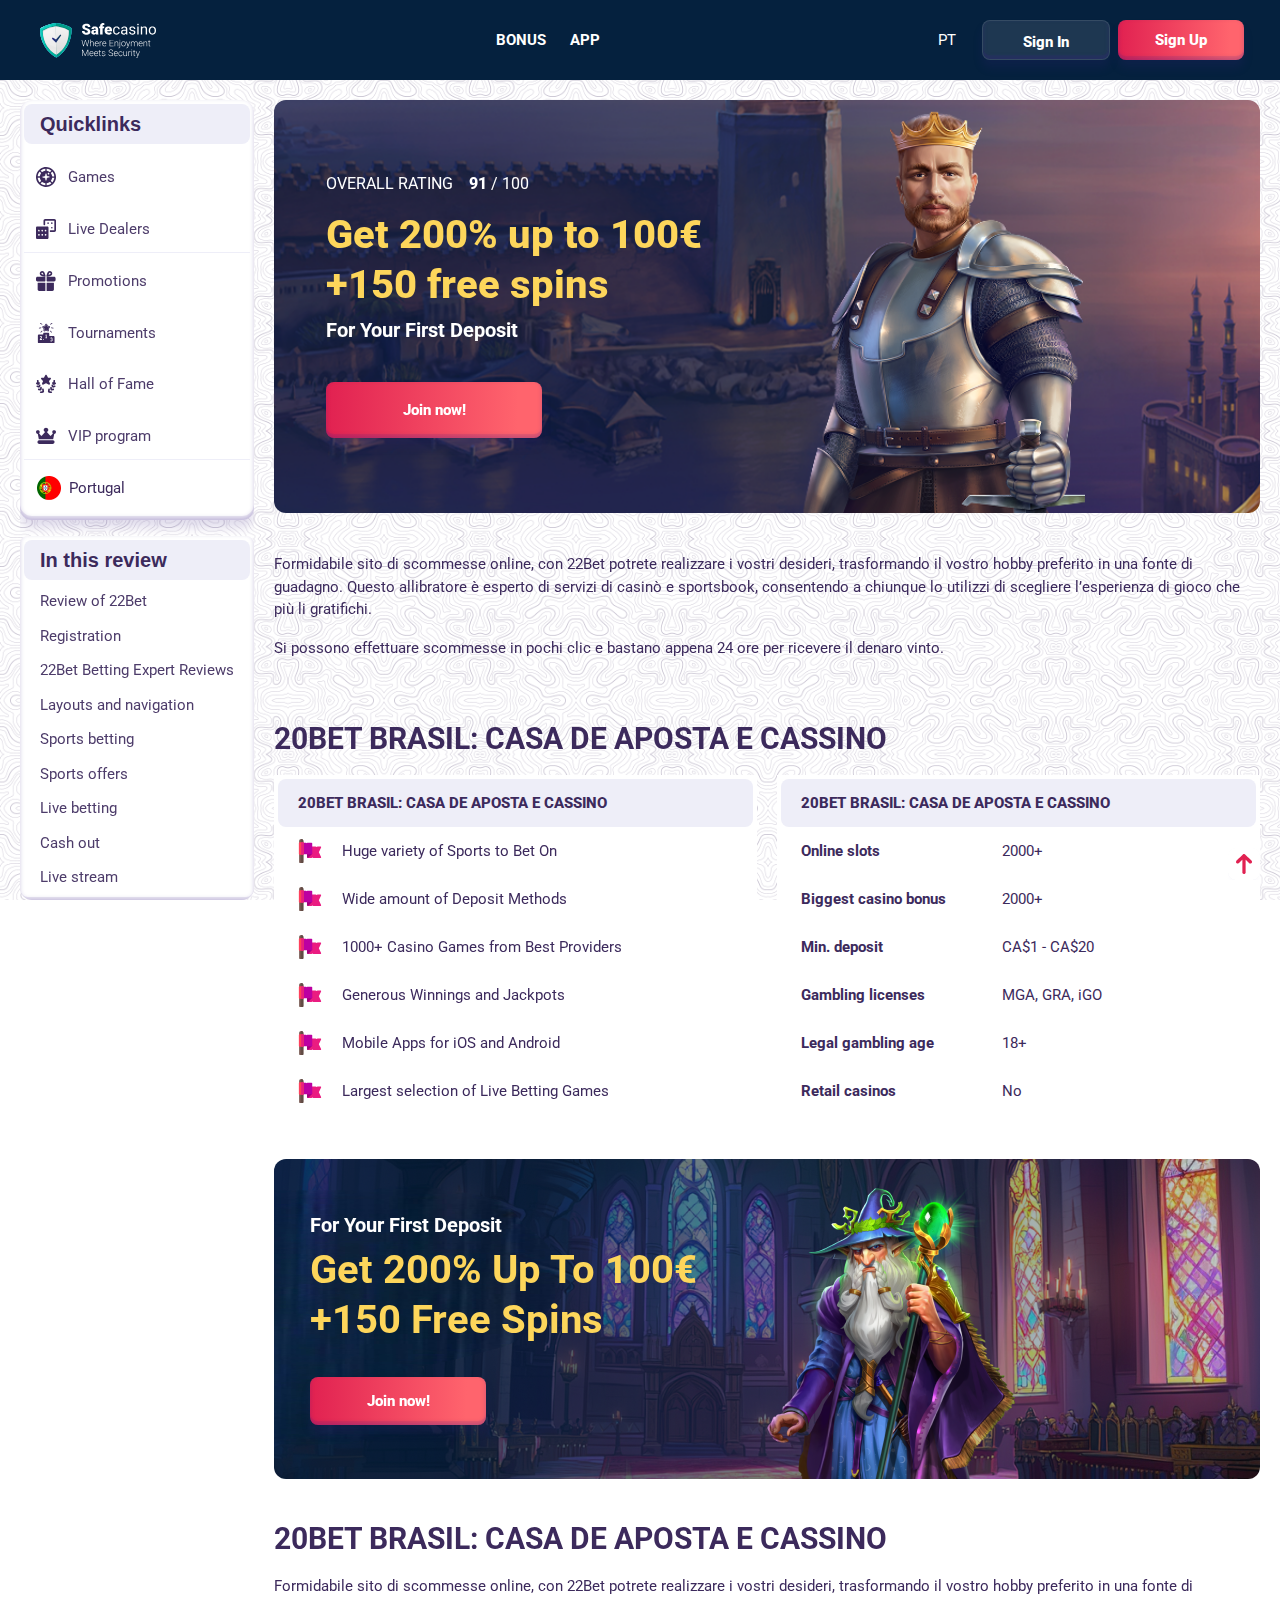
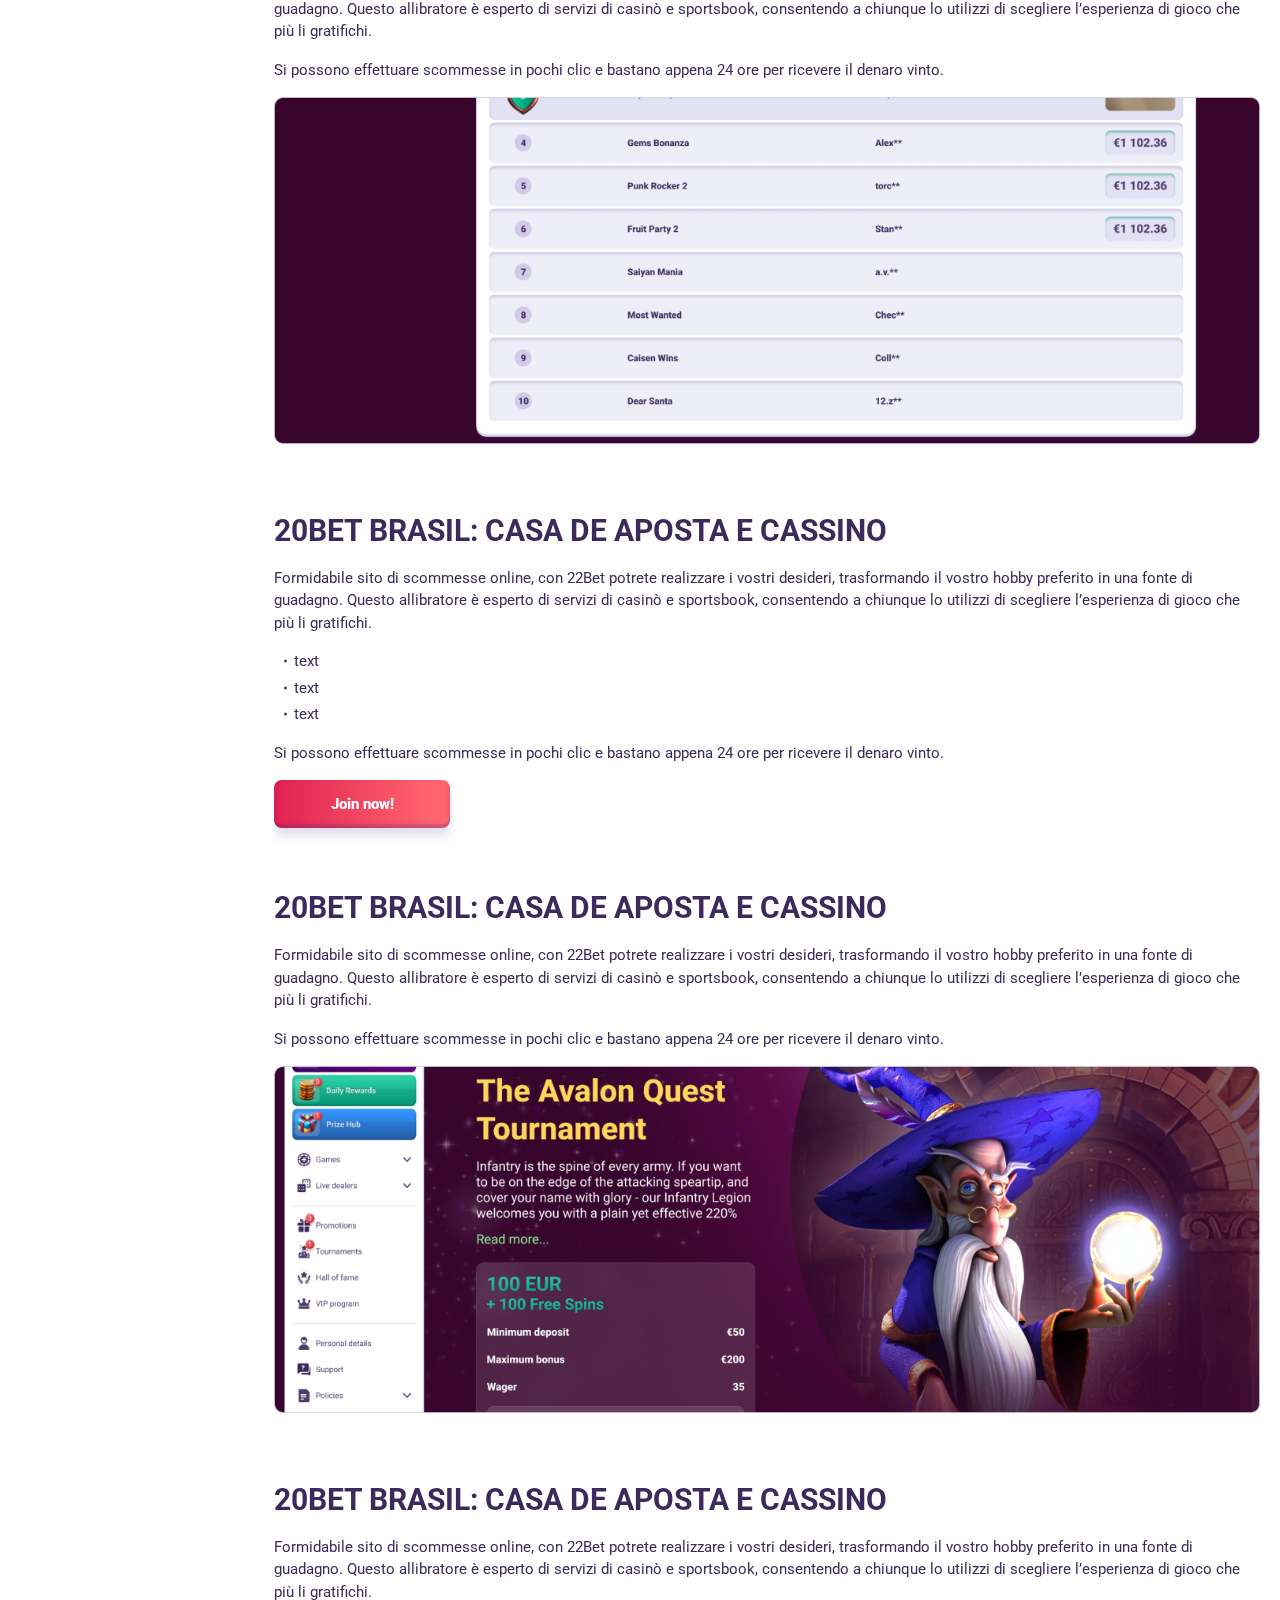
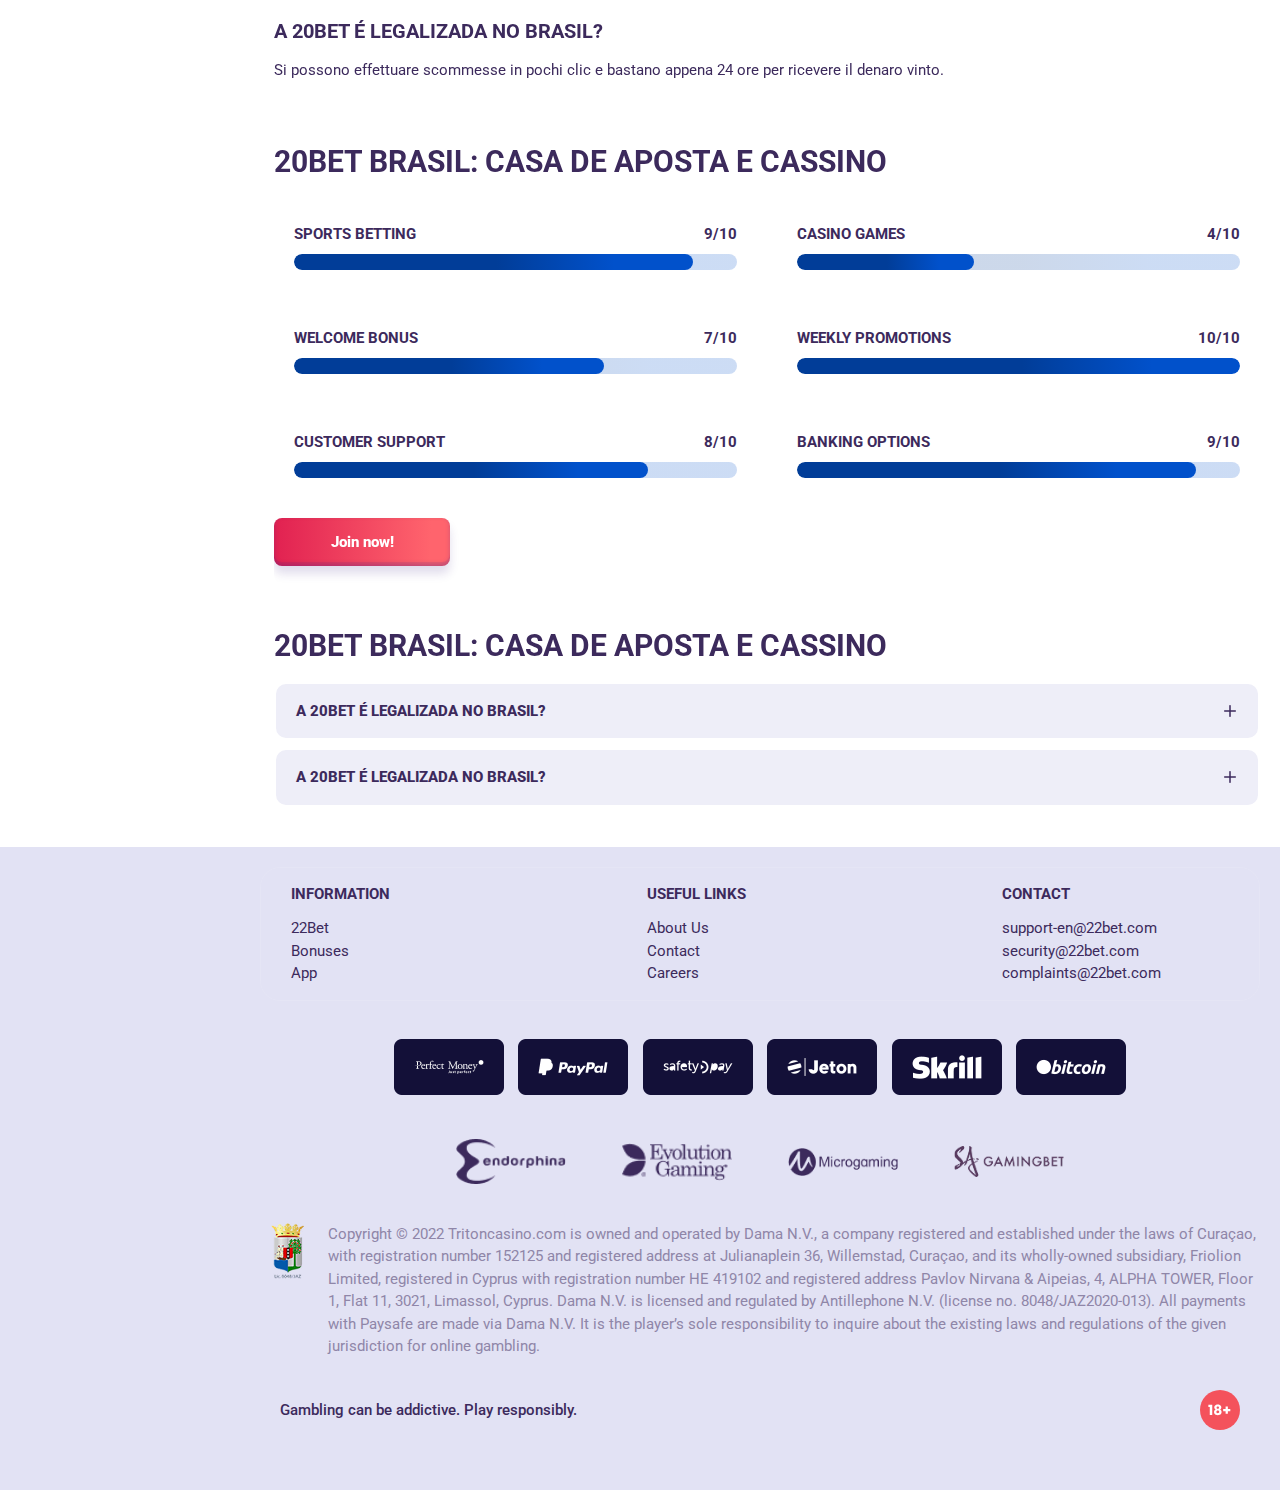
<file: index.html>
<!DOCTYPE html>
<html lang="pt">
  <head>
    <meta charset="UTF-8" />
    <meta name="viewport" content="width=device-width, initial-scale=1.0" />
    <title>Get 200% up to 100€
      +150 free spins</title>
    <meta
      name="description"
      content="A 20Bet apostas online é a novidade mais relevante no mercado de apostas do Brasil"
    />
    <meta property="og:site_name" content="Slotsgem Casino" />
    <meta
      property="og:title"
      content="Get 200% up to 100€
      +150 free spins"
    />
    <meta property="og:type" content="website" />
    <meta property="og:url" content="http://safecasino-pt.com/" />
    <meta property="og:image" content />
    <meta property="og:image:alt" content />
    <meta property="og:locale" content="pt" />
    <meta
      property="og:description"
      content="A 20Bet apostas online é a novidade mais relevante no mercado de apostas do Brasil"
    />
    <link rel="preconnect" href="https://fonts.googleapis.com" />
    <link rel="preconnect" href="https://fonts.gstatic.com" crossorigin />
    <link
      href="https://fonts.googleapis.com/css2?family=Poppins:wght@400;500;600;700;900&family=Roboto&family=Roboto+Condensed:ital,wght@0,100..900;1,100..900&display=swap"
      rel="stylesheet"
    />
    <link rel="stylesheet" href="./css/reset.css" />
    <link rel="stylesheet" href="./css/main.css" />
    <link rel="stylesheet" href="./css/media.css" />
    <link rel="icon" href="./images/favicon.png" type="image/x-icon" />
     <script src="https://code.jquery.com/jquery-3.6.1.min.js" integrity="sha256-o88AwQnZB+VDvE9tvIXrMQaPlFFSUTR+nldQm1LuPXQ=" crossorigin="anonymous"></script>
  </head>
  <body>
    <header class="header">
      <section class="content header__content">
        <a href="./index.html" class="logo header__logo"
          ><img src="./images/logo.svg" alt="logo" title=""
        /></a>
        <button class="header__btn-menu">
          <svg
            width="16px"
            height="16px"
            viewBox="0 0 16 16"
            xmlns="http://www.w3.org/2000/svg"
          >
            <rect y="0" width="16" height="3" rx="1.5"></rect>
            <rect y="6.5" width="16" height="3" rx="1.5"></rect>
            <rect y="13" width="16" height="3" rx="1.5"></rect>
          </svg>
        </button>
        <nav class="menu header__menu">
          <ul class="header__menu-list">
            <li><a href="./bonus.html">Bonus</a></li>
            <li><a href="./app.html">App</a></li>
          </ul>
          <div class="header__btn">
            <a
              href="#"
              class="header__button header__button-login header__btn-login"
              >Sign In
            </a>
            <a
              href="#"
              class="header__button header__button-signin header__btn-signin"
              >Sign Up</a
            >
          </div>
          <a class="sidebar__country sidebar__country-menu " href="#">
            <span><img src="./images/flag.png" alt="Sweden Flag" title /></span>
            <span>Portugal</span>
          </a>
        </nav>
        <a class="header__country" href="#">
          <span>pt</span>
        </a>
        <a href="#" class="header__button header__button-login">Sign In </a>
        <a href="#" class="header__button header__button-signin">Sign Up</a>
        
      </section>
    </header>
 <main class="main">
        <aside class="sidebar-wrapper">
            <section class="content sidebar">
              <nav class="menu sidebar__menu">
                <button class="sidebar__nav-button">
                  Quicklinks
                </button>
                <ul>
                  <li >
                    <a href="#" ><img class="icon-default" src="./images/sidebar/games.svg" alt=" Games"  title/>
                      Games</a>
                    
                  </li>
                  <li >
                    <a href="#" ><img class="icon-default" src="./images/sidebar/live.svg" alt="Live Dealers"  title/>
                      
                     Live Dealers</a>
                  </li>
                  <li >
                    <a href="#" > <img class="icon-default" src="./images/sidebar/promotions.svg"  alt="Promotions"  title/>
                      
                      <span>Promotions</span></a>
                  </li> 
                  <li >
                    <a href="#" > <img class="icon-default" src="./images/sidebar/tournaments.svg"  alt="Promotions"  title/>
                      
                      <span>Tournaments</span></a>
                  </li>    
                 
                  <li >
                    <a href="#" ><img class="icon-default" src="./images/sidebar/hall.svg" alt="Hall of Fame" title>
                     
                      Hall of Fame</a>
                  </li>
                  <li >
                    <a href="" ><img class="icon-default" src="./images/sidebar/vip.svg" alt="vip" title/>
                      VIP program</a>
                  </li>
                  
                </ul>

                  <a class="sidebar__country" href="#">
          <span><img src="./images/flag.png" alt="Sweden Flag" title /></span>
          <span>Portugal</span>
        </a>
              </nav>
    
              <div class="sidebar__navigation">
                <button class="sidebar__links-button">
                  In this review
                </button>
                <div class="sidebar__links">
                  <ul class="sidebar__links-list">
                      <li ><a  href="#" title>Review of 22Bet</a></li>
                      <li ><a  href="#" title>Registration</a></li>
                      <li ><a  href="#" title>22Bet Betting Expert Reviews</a></li>
                      <li ><a  href="#" title>Layouts and navigation</a></li>
                      <li ><a  href="#" title>Sports betting</a></li>
                      <li ><a  href="#" title>Sports offers</a></li>
                      <li ><a  href="#" title>Live betting</a></li>
                      <li ><a  href="#" title>Cash out</a></li>
                      <li ><a  href="#" title>Live stream</a></li>
                  </ul>
                </div>
              </div>
            </section>
          </aside>
    
          <section class="content__wrapper">
            <section class="content hero hero__content">
              <div class="background hero__background">
                <img src="./images/main/bg-main.png" alt="hero" title />
              </div>
    
              <div class="hero__data">
                <div
                  class="hero__rating"
                  itemscope
                  itemtype="http://schema.org/Game"
                >
                  <p>Overall Rating</p>
                  <meta itemprop="name" content="http://safecasino-pt.com/" />
                  <span
                    itemprop="aggregateRating"
                    itemscope
                    itemtype="http://schema.org/AggregateRating"
                  >
                    <span itemprop="ratingValue"> 91 </span>
                    <span> / </span>
                    <span itemprop="bestRating"> 100 </span>
                    <meta itemprop="reviewCount" content="100" />
                  </span>
                </div>
                <h1 class="title general hero__title">
                  Get 200% up to 100€
                  +150 free spins <strong>for your first deposit</strong>
                </h1>
                <a href="#" class="button hero__button">Join now!</a>
              </div>
            </section>
            <section class="content page-nav">
              <div class="page-nav-button sidebar__links-button">
                In this review
              </div>
              <ul class="page-nav-list sidebar__links-list">
               
                <li ><a  href="#" title>Review of 22Bet</a></li>
                <li ><a  href="#" title>Registration</a></li>
                <li ><a  href="#" title>22Bet Betting Expert Reviews</a></li>
                <li ><a  href="#" title>Layouts and navigation</a></li>
                <li ><a  href="#" title>Sports betting</a></li>
                <li ><a  href="#" title>Sports offers</a></li>
                <li ><a  href="#" title>Live betting</a></li>
                <li ><a  href="#" title>Cash out</a></li>
                <li ><a  href="#" title>Live stream</a></li>
              </ul>
            </section>
            <section class="content article ">
          
                <p >
                  Formidabile sito di scommesse online, con 22Bet potrete realizzare i
                  vostri desideri, trasformando il vostro hobby preferito in una fonte
                  di guadagno. Questo allibratore è esperto di servizi di casinò e
                  sportsbook, consentendo a chiunque lo utilizzi di scegliere
                  l’esperienza di gioco che più li gratifichi.
                </p>
            
                <p >
                  Si possono effettuare scommesse in pochi clic e bastano appena 24 ore
                  per ricevere il denaro vinto.
                </p>
              </section> 
              <section class="content about">
                <h2 class="title high about__title">20Bet Brasil: Casa de Aposta e Cassino</h2>
                <div class="features__list features__table"> 
                  
                  <div class="features__table-content">
                    <div class="features-wrapper">
                      <h3 class="title medium features__subtitle">20Bet Brasil: Casa de Aposta e Cassino</h3>
                      <ul class="features__list features__item">
                        <li >Huge variety of Sports to Bet On</li>
                        <li >Wide amount of Deposit Methods</li>
                        <li >1000+ Casino Games from Best Providers</li>
                        <li >Generous Winnings and Jackpots</li>
                        <li >Mobile Apps for iOS and Android</li>
                        <li >Largest selection of Live Betting Games</li>
                    </ul>
                    </div>
                    <div class="features-wrapper">
                      <h3 class="title medium about__subtitle">20Bet Brasil: Casa de Aposta e Cassino</h3>
                   <table>
                    
                     <tbody>
                       <tr>
                         <td>Online slots</td>
                         <td>2000+</td>
                       </tr>
                       <tr>
                         <td>Biggest casino bonus</td>
                         <td>2000+</td>
                       </tr>
                       <tr>
                         <td>Min. deposit</td>
                         <td>CA$1 - CA$20</td>
                       </tr>
                       <tr>
                         <td>Gambling licenses</td>
                         <td>MGA, GRA, iGO</td>
                       </tr>
                       <tr>
                         <td>Legal gambling age</td>
                         <td>18+</td>
                       </tr>
                       <tr>
                         <td>Retail casinos</td>
                         <td>No</td>
                       </tr>
                     </tbody>
                   </table>
                    </div>
                  
                  </div>
                 </div>   
              </section> 
             
         
              <section class="content banner">
                <div class="background banner__background">
                  
                  <img src="./images/main/banner-main.png" alt="banner" title />
                </div>
                <div class="banner__info">
                  <h2 class="title high banner__title-main">
                    for your first deposit
                    <strong> Get 200% up to 100€
                      +150 free spins </strong>
                  </h2>
                  <a href="#" class="button banner__button">Join now!</a>
                </div>
              </section>
              
             <section class=" content article">
                <h2 class="article__title high title">20Bet Brasil: Casa de Aposta e Cassino</h2>
                
                <p class="">
                  Formidabile sito di scommesse online, con 22Bet potrete realizzare i
                  vostri desideri, trasformando il vostro hobby preferito in una fonte
                  di guadagno. Questo allibratore è esperto di servizi di casinò e
                  sportsbook, consentendo a chiunque lo utilizzi di scegliere
                  l’esperienza di gioco che più li gratifichi.
                </p>
                
                <p >
                  Si possono effettuare scommesse in pochi clic e bastano appena 24 ore
                  per ricevere il denaro vinto.
                </p>
                <div class="images">
                  <img
                  src="./images/main/image1-main.png"
                  alt="images" title
                  class=""
                  
                />
                </div>
              </section>
              <section class=" content article ">
                <h2 class="article__title high title">20Bet Brasil: Casa de Aposta e Cassino</h2>
                <p >
                  Formidabile sito di scommesse online, con 22Bet potrete realizzare i
                  vostri desideri, trasformando il vostro hobby preferito in una fonte
                  di guadagno. Questo allibratore è esperto di servizi di casinò e
                  sportsbook, consentendo a chiunque lo utilizzi di scegliere
                  l’esperienza di gioco che più li gratifichi.
                </p>
                <ul>
                  <li >text</li>
                  <li >text</li>
                  <li >text</li>
                </ul>
                <p >
                  Si possono effettuare scommesse in pochi clic e bastano appena 24 ore
                  per ricevere il denaro vinto.
                </p>
                
                <a href="#" class="button  article__button">Join now!</a>
              </section>
              <section class=" content article">
                <h2 class="article__title high title">20Bet Brasil: Casa de Aposta e Cassino</h2>
               
                <p class="">
                  Formidabile sito di scommesse online, con 22Bet potrete realizzare i
                  vostri desideri, trasformando il vostro hobby preferito in una fonte
                  di guadagno. Questo allibratore è esperto di servizi di casinò e
                  sportsbook, consentendo a chiunque lo utilizzi di scegliere
                  l’esperienza di gioco che più li gratifichi.
                </p>
                <p >
                  Si possono effettuare scommesse in pochi clic e bastano appena 24 ore
                  per ricevere il denaro vinto.
                </p>
                <div class="images">
                  <img
                  src="./images/main/image2-main.png"
                  alt="images" title
                  class=""
                  
                />
                </div>
              </section>
              <section class=" content article ">
                <h2 class="article__title high title">20Bet Brasil: Casa de Aposta e Cassino</h2>
                <p >
                  Formidabile sito di scommesse online, con 22Bet potrete realizzare i
                  vostri desideri, trasformando il vostro hobby preferito in una fonte
                  di guadagno. Questo allibratore è esperto di servizi di casinò e
                  sportsbook, consentendo a chiunque lo utilizzi di scegliere
                  l’esperienza di gioco che più li gratifichi.
                </p>
                
                <h3>A 20Bet é legalizada no Brasil?</h3>
                
                <p >
                  Si possono effettuare scommesse in pochi clic e bastano appena 24 ore
                  per ricevere il denaro vinto.
                </p>
               
              </section>
             <section class="content ratings ">
                <h2 class="ratings__title title high">
                  20Bet Brasil: Casa de Aposta e Cassino
                </h2>
                
                <div class="ratings__content">
                  <ul class="ratings__list">
                    <li>
                      <div  class="ratings__info">
                        <p>Sports Betting</p>
                        <span>9/10</span>
                      </div>
                      <div class="ratings__img">
                        <span style="width: 90%" ></span>
                      </div>
      
                    </li>
                    <li>
                      <div class="ratings__info">
                        <p>Casino Games</p>
                        <span>4/10</span>
                      </div>
                      
                      <div class="ratings__img">
                        <span style="width: 40%" ></span>
                      </div>
                    </li>
                    <li>
                      <div class="ratings__info">
                        <p>Welcome Bonus</p>
                        <span>7/10</span>
                      </div>
                      <div class="ratings__img">
                        <span style="width: 70%" ></span>
                      </div>
      
                    </li>
                    <li>
                      <div class="ratings__info">
                        <p>Weekly Promotions</p>
                        <span>10/10</span>
                      </div> 
                      <div class="ratings__img">
                        <span style="width: 100%" ></span>
                      </div>
      
                    </li>
                    <li>
                      <div class="ratings__info">
                        <p>Customer Support</p>
                        <span>8/10</span>
                      </div>
                      <div class="ratings__img">
                        <span style="width: 80%" ></span>
                        
                      </div>
      
                    </li>
                    <li>
                      <div class="ratings__info">
                        <p>Banking Options</p>
                        <span>9/10</span>
                      </div>
                      <div class="ratings__img">
                        <span style="width: 90%" ></span>
                      </div>
      
                    </li>
                  </ul>
                 
                </div>
                  
            
              <a href="#" class="button ratings__button">Join now!</a>
              </section>
               <section class="content faq ">
                <h2 class="title high faq__title ">20Bet Brasil: Casa de Aposta e Cassino</h2>
                <ul class="faq__list " itemscope itemtype="https://schema.org/FAQPage">
                  <li class="faq__item"  itemscope itemprop="mainEntity" itemtype="https://schema.org/Question">
                    <h3 class="title medium faq__subtitle js-button-expander"  itemprop="name">A 20Bet é legalizada no Brasil?
                     </h3>
                    <div  class="faq__answer js-expand-content" itemscope  itemprop="acceptedAnswer" itemtype="https://schema.org/Answer">
                      <p  itemprop="text">
                        O pacote especial para novos usuários da 20Bet paga 100% sobre o primeiro depósito, com limite de 600 BRL.
                      </p>
                    </div>
                  </li>
                  <li class="faq__item"  itemscope itemprop="mainEntity" itemtype="https://schema.org/Question">
                    <h3 class="title medium faq__subtitle js-button-expander"  itemprop="name">A 20Bet é legalizada no Brasil?</h3>
                    <div class="faq__answer js-expand-content" itemscope  itemprop="acceptedAnswer" itemtype="https://schema.org/Answer">
                      <p  itemprop="text">
                        O pacote especial para novos usuários da 20Bet paga 100% sobre o primeiro depósito, com limite de 600 BRL.
                      </p>
                    </div>
                  </li> 
                  
                  
                </ul>
              </section> 
              <div class=""  onclick="scrollToTop()">
                <button class="main__arrow" id="scrollToTopBtn"></button>
              </div> 
          </section>
    
    </main> 
    <footer class="footer">
      <section class="content footer__content">
        
        <ul class="footer__menu">
          <li>
            <div>Information</div>
            <ul class="footer__info">
              <li><a href="#">22Bet
              </a></li>
              <li><a href="#">Bonuses</a></li>
              <li><a href="#">App
              </a></li>
              
            
            </ul>
          </li>
          
          <li>
            <div>Useful Links</div>
            <ul class="footer__info">
              <li><a href="#">About Us</a></li>
              <li><a href="#">Contact</a></li>
              <li><a href="#">Careers</a></li>
            </ul>
          </li>
          <li>
            <div>Contact
            </div>
            <ul class="footer__info">
              <li><a href="mailto:support-en@22bet.com" >support-en@22bet.com</a></li>
              <li><a href="mailto:security@22bet.com">security@22bet.com</a></li>
              <li><a href="mailto:complaints@22bet.com">complaints@22bet.com</a></li>
            </ul>
          </li>
        </ul>
        <ul class="footer__cards">
          <li>
            <a href="#"><img src="./images/perfect.png" alt="cards" title /></a>
          </li>
          <li>
            <a href="#"><img src="./images/paypal.png" alt="cards" title /></a>
          </li>
          <li>
            <a href="#"
              ><img src="./images/safety.png" alt="cards" title
            /></a>
          </li>
          <li>
            <a href="#"><img src="./images/jeton.png" alt="cards" title /></a>
          </li>
          <li>
            <a href="#"><img src="./images/scrill.png" alt="cards" title /></a>
          </li>
          <li>
            <a href="#"><img src="./images/bitcoin.png" alt="cards" title /></a>
          </li>
          
        </ul>
        <ul class="footer__cards footer__cards-last">
          <li>
            <a href="#"><img src="./images/endorfina.png" alt="cards" title /></a>
          </li>
          <li>
            <a href="#"><img src="./images/evolution.png" alt="cards" title /></a>
          </li>
          <li>
            <a href="#"
              ><img src="./images/micro.png" alt="cards" title
            /></a>
          </li>
          <li>
            <a href="#"><img src="./images/gaming.png" alt="cards" title /></a>
          </li>
          
          
        </ul>
        <div class="footer__wrap">
          <img src="./images/footer-frame.png" alt="logo" title />
          <p>
            Copyright &copy; 2022 Tritoncasino.com is owned and operated by Dama N.V., a company registered and established under the laws of Curaçao, with registration number 152125 and registered address at Julianaplein 36, Willemstad, Curaçao, and its wholly-owned subsidiary, Friolion Limited, registered in Cyprus with registration number HE 419102 and registered address Pavlov Nirvana & Aipeias, 4, ALPHA TOWER, Floor 1, Flat 11, 3021, Limassol, Cyprus. Dama N.V. is licensed and regulated by Antillephone N.V. (license no. 8048/JAZ2020-013). All payments with Paysafe are made via Dama N.V. It is the player’s sole responsibility to inquire about the existing laws and regulations of the given jurisdiction for online gambling.
          </p>
        </div>
        <div class="footer__wrapp">
          
          <p>
            Gambling can be addictive. Play responsibly.
          </p>
          <img src="./images/age.svg" alt="age" title />
        </div>
      </section>
    </footer>
    <script src="./js/sidebar.js" defer></script>
    <script src="./js/arrowUp.js" defer></script>
    <script src="./js/expander.js" defer></script>
    <script src="./js/mobile-menu.js" defer></script>
  </body>
</html>
</file>
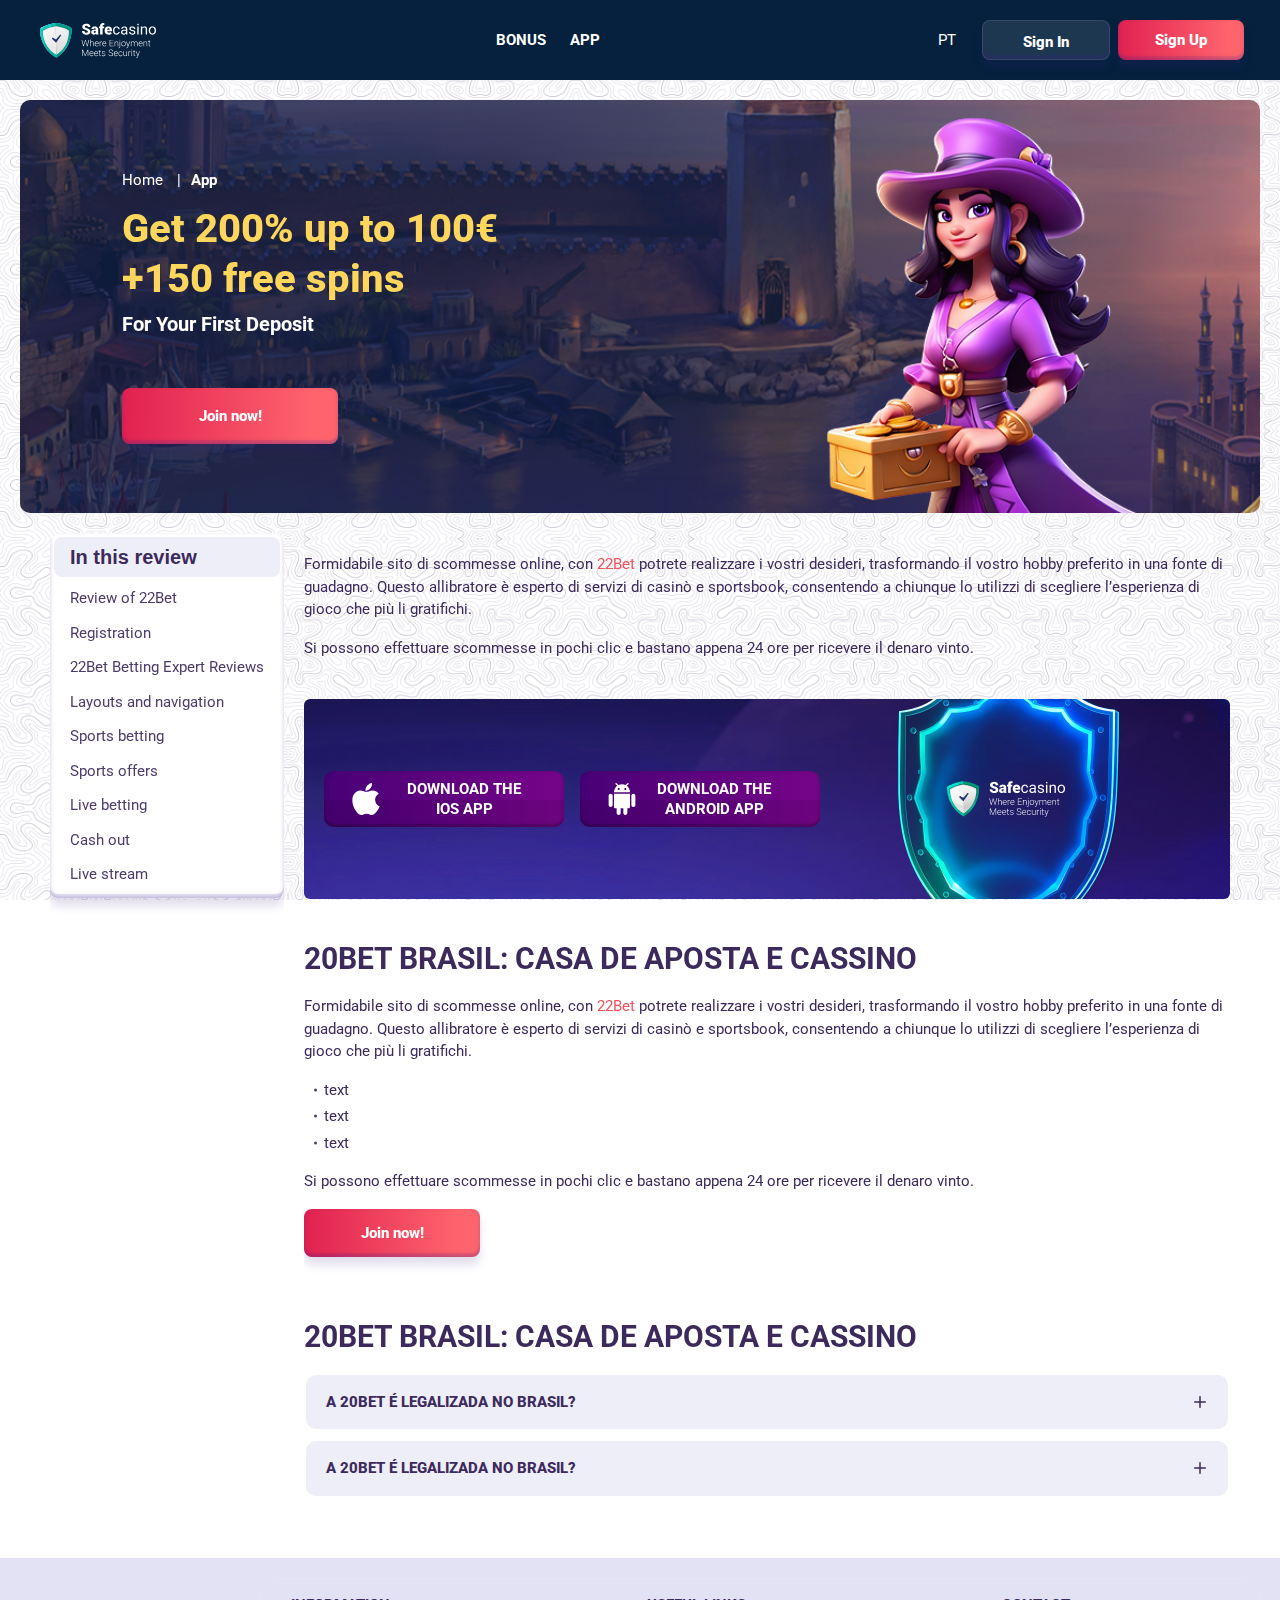
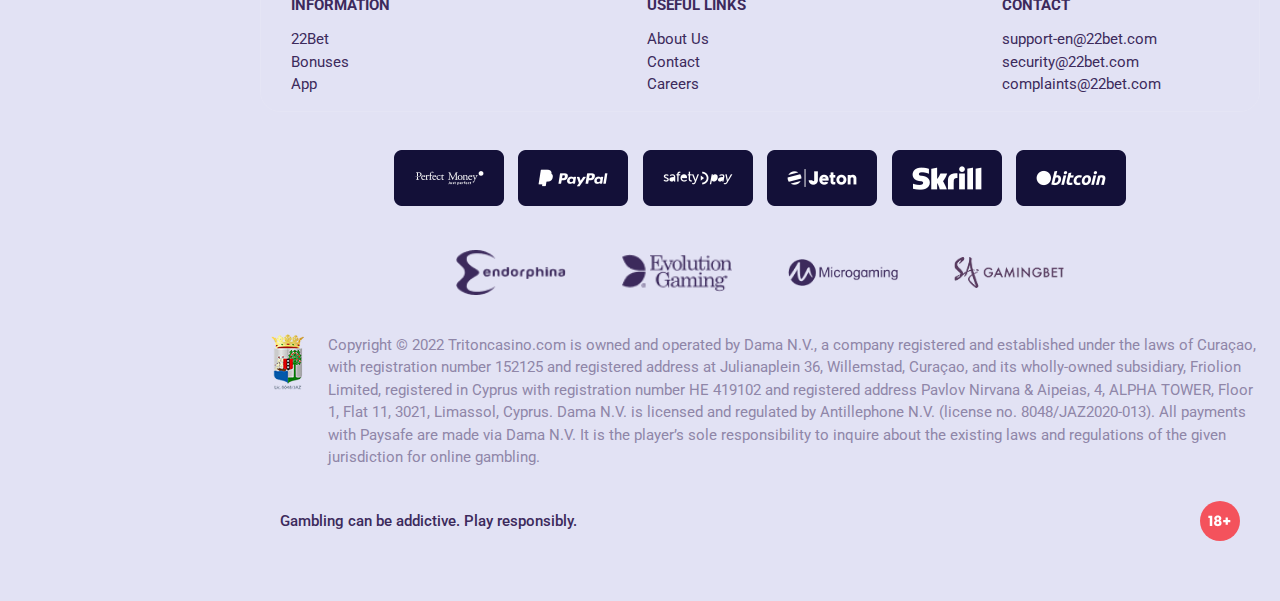
<file: app.html>
<!DOCTYPE html>
<html lang="pt">
  <head>
    <meta charset="UTF-8" />
    <meta name="viewport" content="width=device-width, initial-scale=1.0" />
    <title>Get 200% up to 100€
      +150 free spins</title>
    <meta
      name="description"
      content="A 20Bet apostas online é a novidade mais relevante no mercado de apostas do Brasil"
    />
    <meta property="og:site_name" content="Slotsgem Casino" />
    <meta
      property="og:title"
      content="Get 200% up to 100€
      +150 free spins"
    />
    <meta property="og:type" content="website" />
    <meta property="og:url" content="http://safecasino-pt.com/" />
    <meta property="og:image" content />
    <meta property="og:image:alt" content />
    <meta property="og:locale" content="pt" />
    <meta
      property="og:description"
      content="A 20Bet apostas online é a novidade mais relevante no mercado de apostas do Brasil."
    />
    <link rel="preconnect" href="https://fonts.googleapis.com" />
    <link rel="preconnect" href="https://fonts.gstatic.com" crossorigin />
    <link
      href="https://fonts.googleapis.com/css2?family=Poppins:wght@400;500;600;700;900&family=Roboto&family=Roboto+Condensed:ital,wght@0,100..900;1,100..900&display=swap"
      rel="stylesheet"
    />
    <link rel="stylesheet" href="./css/reset.css" />
    <link rel="stylesheet" href="./css/main.css" />
    <link rel="stylesheet" href="./css/media.css" />
    <link rel="icon" href="./images/favicon.png" type="image/x-icon" />
    <script
      src="https://code.jquery.com/jquery-3.6.1.min.js"
      integrity="sha256-o88AwQnZB+VDvE9tvIXrMQaPlFFSUTR+nldQm1LuPXQ="
      crossorigin="anonymous"
    ></script>
  </head>
  <body>
    <header class="header">
      <section class="content header__content">
        <a href="./index.html" class="logo header__logo"
          ><img src="./images/logo.svg" alt="logo" title=""
        /></a>
        <button class="header__btn-menu">
          <svg
            width="16px"
            height="16px"
            viewBox="0 0 16 16"
            xmlns="http://www.w3.org/2000/svg"
          >
            <rect y="0" width="16" height="3" rx="1.5"></rect>
            <rect y="6.5" width="16" height="3" rx="1.5"></rect>
            <rect y="13" width="16" height="3" rx="1.5"></rect>
          </svg>
        </button>
        <nav class="menu header__menu">
          <ul class="header__menu-list">
            <li><a href="./bonus.html">Bonus</a></li>
            <li><a href="./app.html">App</a></li>
          </ul>
          <div class="header__btn">
            <a
              href="#"
              class="header__button header__button-login header__btn-login"
              >Sign In
            </a>
            <a
              href="#"
              class="header__button header__button-signin header__btn-signin"
              >Sign Up</a
            >
          </div>
          <a class="sidebar__country sidebar__country-menu " href="#">
            <span><img src="./images/flag.png" alt="Sweden Flag" title /></span>
            <span>Portugal</span>
          </a>
        </nav>
        <a class="header__country" href="#">
          <span>pt</span>
        </a>
        <a href="#" class="header__button header__button-login">Sign In </a>
        <a href="#" class="header__button header__button-signin">Sign Up</a>

        
      </section>
    </header>
    <main class="main main-page">
      <section class=" hero hero__app hero__page">
        <div class="background hero__background">
          <img src="./images/app/bg-app.png" alt="hero" title />
        </div>

        <div class="hero__data hero__data-app">
          <ul
            class="breadcrumbs"
            itemscope
            itemtype="https://schema.org/BreadcrumbList"
          >
            <li
              itemprop="itemListElement"
              itemscope
              itemtype="https://schema.org/ListItem"
            >
              <a href="#" itemprop="item">
                <span itemprop="name">Home</span></a
              >
              <meta itemprop="position" content="1" />
            </li>
            <li
              itemprop="itemListElement"
              itemscope
              itemtype="https://schema.org/ListItem"
            >
              <a href="#" itemprop="item"> <span itemprop="name">App</span></a>
              <meta itemprop="position" content="2" />
            </li>
          </ul>
          <h1 class="title general hero__title">
            Get 200% up to 100€
            +150 free spins <strong>for your first deposit</strong>
          </h1>
          
          <a href="#" class="button hero__button hero__button-app">Join now!</a>
        </div>
      </section>
      <section class="main__wrap main__wrap-page">
      <aside class="sidebar-wrapper">
        <section class="content sidebar">
         
          <div class="sidebar__navigation">
          <button class="sidebar__links-button">In this review</button>
          <div class="sidebar__links">
            <ul class="sidebar__links-list">
              <li><a href="#" title>Review of 22Bet</a></li>
              <li><a href="#" title>Registration</a></li>
              <li><a href="#" title>22Bet Betting Expert Reviews</a></li>
              <li><a href="#" title>Layouts and navigation</a></li>
              <li><a href="#" title>Sports betting</a></li>
              <li><a href="#" title>Sports offers</a></li>
              <li><a href="#" title>Live betting</a></li>
              <li><a href="#" title>Cash out</a></li>
              <li><a href="#" title>Live stream</a></li>
            </ul>
          </div>
          </div>
        </section>
      </aside>

      <section class="content__wrapper">
       
        <section class="content page-nav">
          <div class="page-nav-button sidebar__links-button">In this review</div>
          <ul class="page-nav-list sidebar__links-list">
            <li><a href="#" title>Review of 22Bet</a></li>
            <li><a href="#" title>Registration</a></li>
            <li><a href="#" title>22Bet Betting Expert Reviews</a></li>
            <li><a href="#" title>Layouts and navigation</a></li>
            <li><a href="#" title>Sports betting</a></li>
            <li><a href="#" title>Sports offers</a></li>
            <li><a href="#" title>Live betting</a></li>
            <li><a href="#" title>Cash out</a></li>
            <li><a href="#" title>Live stream</a></li>
          </ul>
        </section>
        <section class="content article">
        
          <p>
            Formidabile sito di scommesse online, con
            <a href="#" class="article__link">22Bet</a> potrete realizzare i vostri desideri, trasformando il vostro hobby preferito in una fonte di guadagno. Questo allibratore è esperto di servizi di casinò e sportsbook, consentendo a chiunque lo utilizzi di scegliere l’esperienza di gioco che più li gratifichi.
          </p>
          <p>Si possono effettuare scommesse in pochi clic e bastano appena 24 ore per ricevere il denaro vinto.</p>
        </section>
        <section class="content  banner__app">
          <div class="background banner__background-app">
            <img class="background-app" src="./images/app/banner-app.png" alt="banner" title />
          </div>
          <div class="banner__content banner__content-app">
           
                <a href="#" class="banner__btn banner__btn-android"
                >  DOWNLOAD
                THE IOS APP
                </span></a>
                
              
              <a href="#" class="banner__btn banner__btn-app">
                DOWNLOAD THE android APP</a>
            </div>
        
        </section>
        <section class="content article">
          <h2 class="article__title high title">
            20Bet Brasil: Casa de Aposta e Cassino
          </h2>
          <p>
            Formidabile sito di scommesse online, con <a href="#" class="article__link">22Bet</a> potrete realizzare i vostri desideri, trasformando il vostro hobby preferito in una fonte di guadagno. Questo allibratore è esperto di servizi di casinò e sportsbook, consentendo a chiunque lo utilizzi di scegliere l’esperienza di gioco che più li gratifichi.
          </p>
          
          <ul >
            <li >text</li>
                  <li >text</li>
                  <li >text</li>
          </ul>
          <p>Si possono effettuare scommesse in pochi clic e bastano appena 24 ore per ricevere il denaro vinto.</p>
          
          <a href="#" class="button article__button">Join now!</a>
        </section>
        <section class="content faq">
          <h2 class="title high faq__title">20Bet Brasil: Casa de Aposta e Cassino</h2>
          <ul class="faq__list " itemscope itemtype="https://schema.org/FAQPage">
            <li class="faq__item"  itemscope itemprop="mainEntity" itemtype="https://schema.org/Question">
              <h3 class="title medium faq__subtitle js-button-expander"  itemprop="name">A 20Bet é legalizada no Brasil?
               </h3>
              <div  class="faq__answer js-expand-content" itemscope  itemprop="acceptedAnswer" itemtype="https://schema.org/Answer">
                <p  itemprop="text">
                  O pacote especial para novos usuários da 20Bet paga 100% sobre o primeiro depósito, com limite de 600 BRL.
                </p>
              </div>
            </li>
            <li class="faq__item"  itemscope itemprop="mainEntity" itemtype="https://schema.org/Question">
              <h3 class="title medium faq__subtitle js-button-expander"  itemprop="name">A 20Bet é legalizada no Brasil?</h3>
              <div class="faq__answer js-expand-content" itemscope  itemprop="acceptedAnswer" itemtype="https://schema.org/Answer">
                <p  itemprop="text">
                  O pacote especial para novos usuários da 20Bet paga 100% sobre o primeiro depósito, com limite de 600 BRL.
                </p>
              </div>
            </li> 
            
            
          </ul>
        </section>
      </section>
      </section>
    </main>
    <footer class="footer">
      <section class="content footer__content">
        
        <ul class="footer__menu">
          <li>
            <div>Information</div>
            <ul class="footer__info">
              <li><a href="#">22Bet
              </a></li>
              <li><a href="#">Bonuses</a></li>
              <li><a href="#">App
              </a></li>
              
            
            </ul>
          </li>
          
          <li>
            <div>Useful Links</div>
            <ul class="footer__info">
              <li><a href="#">About Us</a></li>
              <li><a href="#">Contact</a></li>
              <li><a href="#">Careers</a></li>
            </ul>
          </li>
          <li>
            <div>Contact
            </div>
            <ul class="footer__info">
              <li><a href="mailto:support-en@22bet.com" >support-en@22bet.com</a></li>
              <li><a href="mailto:security@22bet.com">security@22bet.com</a></li>
              <li><a href="mailto:complaints@22bet.com">complaints@22bet.com</a></li>
            </ul>
          </li>
        </ul>
        <ul class="footer__cards">
          <li>
            <a href="#"><img src="./images/perfect.png" alt="cards" title /></a>
          </li>
          <li>
            <a href="#"><img src="./images/paypal.png" alt="cards" title /></a>
          </li>
          <li>
            <a href="#"
              ><img src="./images/safety.png" alt="cards" title
            /></a>
          </li>
          <li>
            <a href="#"><img src="./images/jeton.png" alt="cards" title /></a>
          </li>
          <li>
            <a href="#"><img src="./images/scrill.png" alt="cards" title /></a>
          </li>
          <li>
            <a href="#"><img src="./images/bitcoin.png" alt="cards" title /></a>
          </li>
          
        </ul>
        <ul class="footer__cards footer__cards-last">
          <li>
            <a href="#"><img src="./images/endorfina.png" alt="cards" title /></a>
          </li>
          <li>
            <a href="#"><img src="./images/evolution.png" alt="cards" title /></a>
          </li>
          <li>
            <a href="#"
              ><img src="./images/micro.png" alt="cards" title
            /></a>
          </li>
          <li>
            <a href="#"><img src="./images/gaming.png" alt="cards" title /></a>
          </li>
          
          
        </ul>
        <div class="footer__wrap">
          <img src="./images/footer-frame.png" alt="logo" title />
          <p>
            Copyright &copy; 2022 Tritoncasino.com is owned and operated by Dama N.V., a company registered and established under the laws of Curaçao, with registration number 152125 and registered address at Julianaplein 36, Willemstad, Curaçao, and its wholly-owned subsidiary, Friolion Limited, registered in Cyprus with registration number HE 419102 and registered address Pavlov Nirvana & Aipeias, 4, ALPHA TOWER, Floor 1, Flat 11, 3021, Limassol, Cyprus. Dama N.V. is licensed and regulated by Antillephone N.V. (license no. 8048/JAZ2020-013). All payments with Paysafe are made via Dama N.V. It is the player’s sole responsibility to inquire about the existing laws and regulations of the given jurisdiction for online gambling.
          </p>
        </div>
        <div class="footer__wrapp">
          
          <p>
            Gambling can be addictive. Play responsibly.
          </p>
          <img src="./images/age.svg" alt="age" title />
        </div>
      </section>
    </footer>
    <script src="./js/sidebar.js" defer></script>
    <script src="./js/expander.js" defer></script>
    <script src="./js/mobile-menu.js" defer></script>
  </body>
</html>
</file>
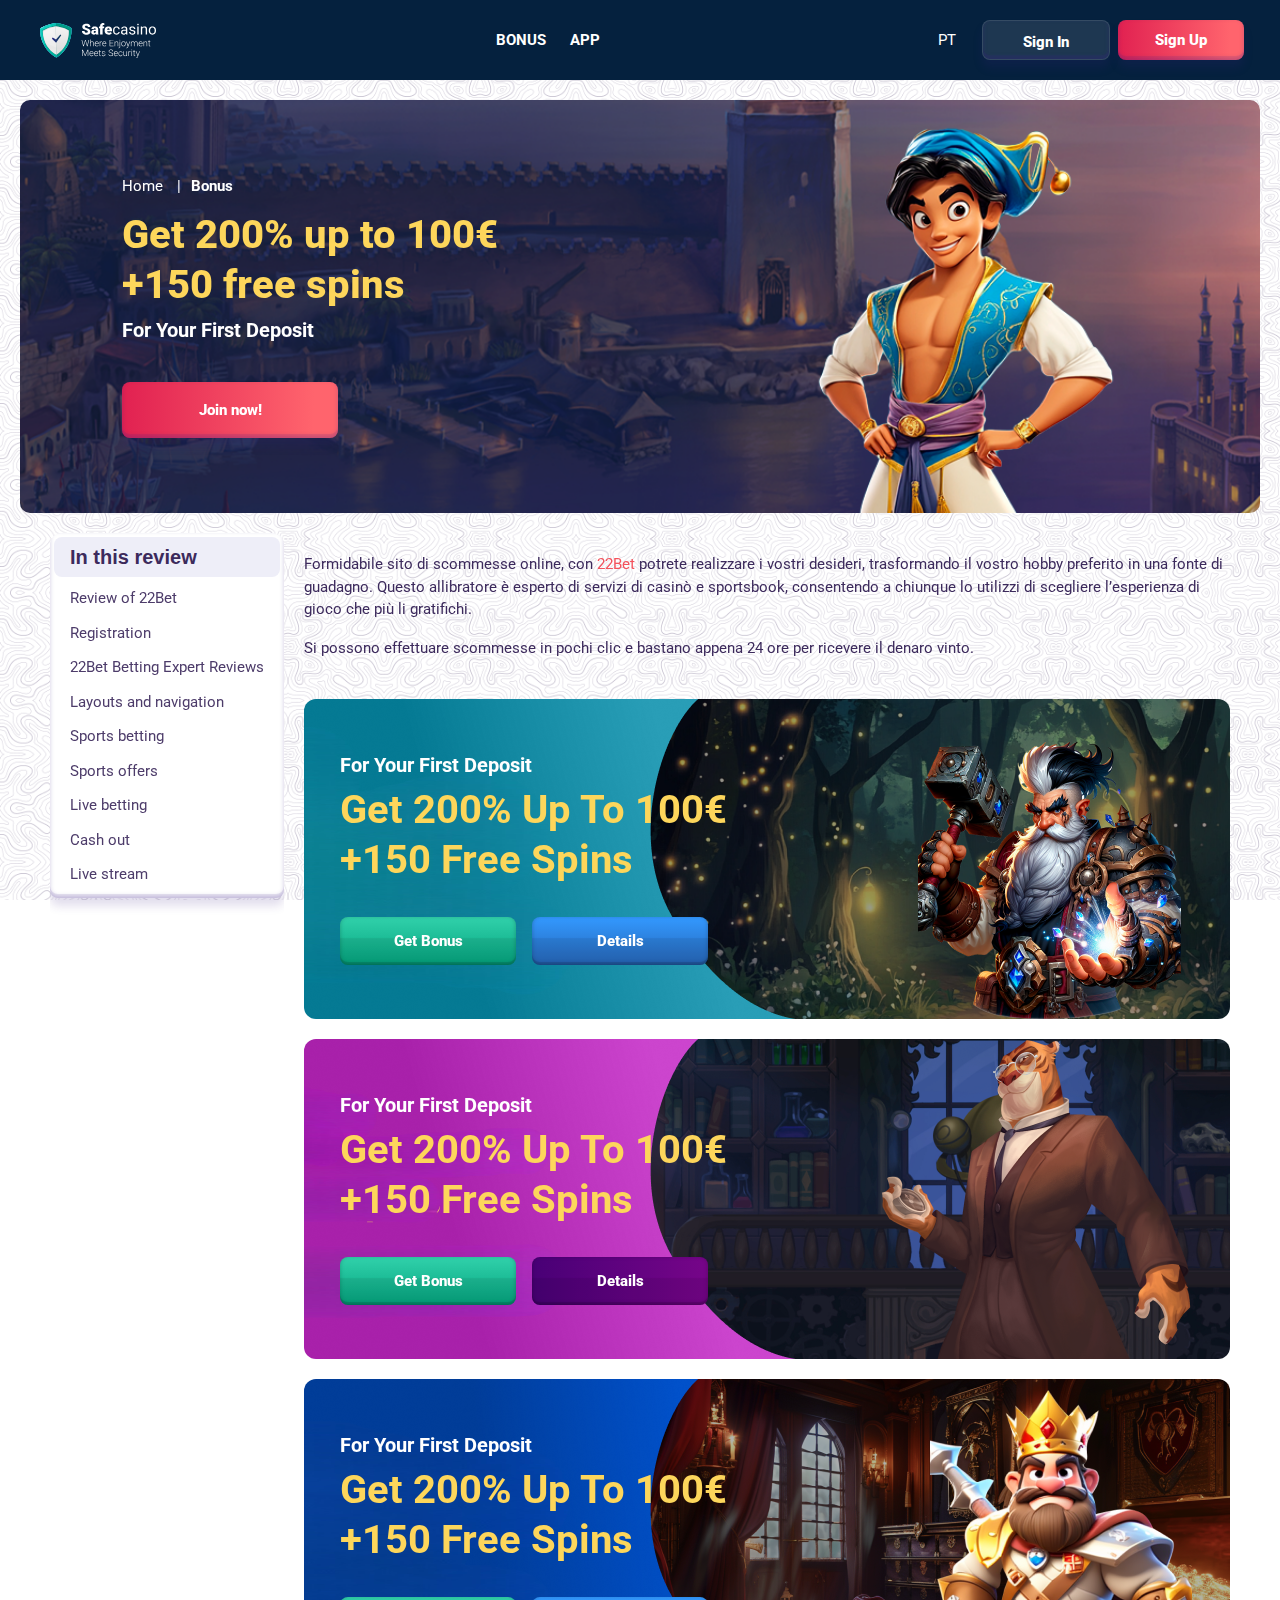
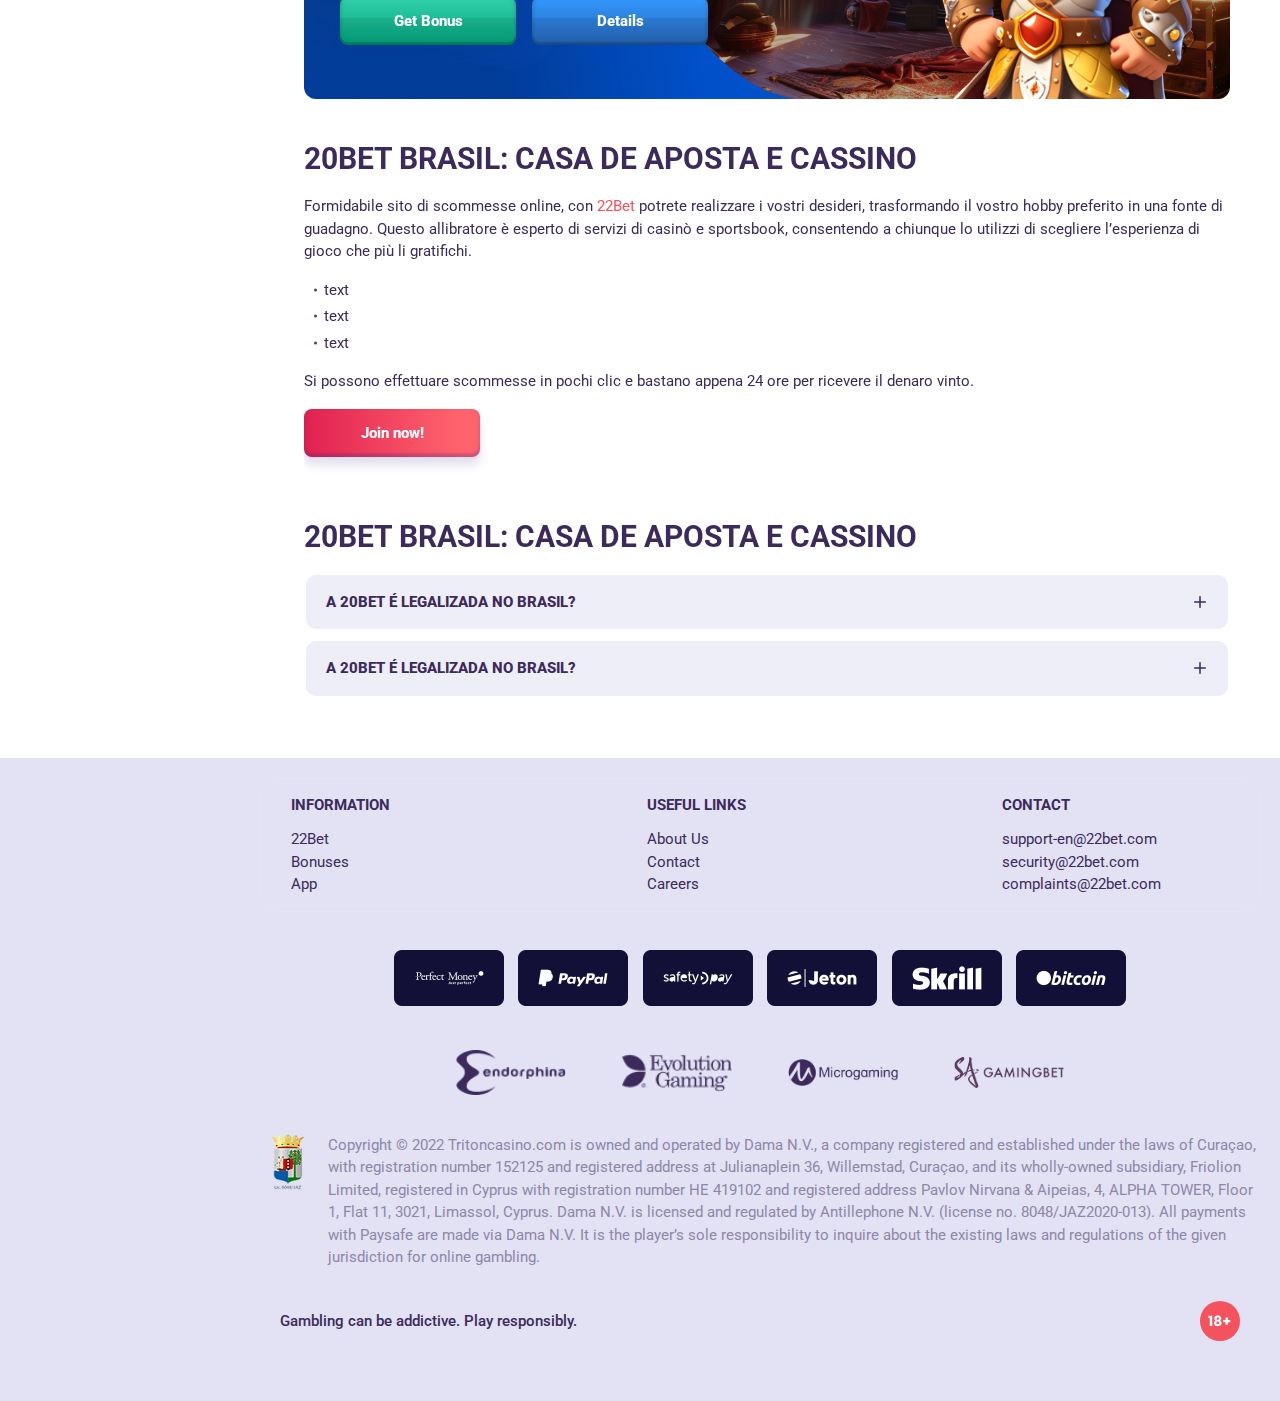
<file: bonus.html>
<!DOCTYPE html>
<html lang="pt">
  <head>
    <meta charset="UTF-8" />
    <meta name="viewport" content="width=device-width, initial-scale=1.0" />
    <title>Get 200% up to 100€
      +150 free spins</title>
    <meta
      name="description"
      content="A 20Bet apostas online é a novidade mais relevante no mercado de apostas do Brasil"
    />
    <meta property="og:site_name" content="Slotsgem Casino" />
    <meta
      property="og:title"
      content="Get 200% up to 100€
      +150 free spins"
    />
    <meta property="og:type" content="website" />
    <meta property="og:url" content="http://safecasino-pt.com/" />
    <meta property="og:image" content />
    <meta property="og:image:alt" content />
    <meta property="og:locale" content="pt" />
    <meta
      property="og:description"
      content="A 20Bet apostas online é a novidade mais relevante no mercado de apostas do Brasil"
    />
    <link rel="preconnect" href="https://fonts.googleapis.com" />
    <link rel="preconnect" href="https://fonts.gstatic.com" crossorigin />
    <link
      href="https://fonts.googleapis.com/css2?family=Poppins:wght@400;500;600;700;900&family=Roboto&family=Roboto+Condensed:ital,wght@0,100..900;1,100..900&display=swap"
      rel="stylesheet"
    />
    <link rel="stylesheet" href="./css/reset.css" />
    <link rel="stylesheet" href="./css/main.css" />
    <link rel="stylesheet" href="./css/media.css" />
    <link rel="icon" href="./images/favicon.png" type="image/x-icon" />
    <script
      src="https://code.jquery.com/jquery-3.6.1.min.js"
      integrity="sha256-o88AwQnZB+VDvE9tvIXrMQaPlFFSUTR+nldQm1LuPXQ="
      crossorigin="anonymous"
    ></script>
  </head>
  <body>
    <header class="header">
      <section class="content header__content">
        <a href="./index.html" class="logo header__logo"
          ><img src="./images/logo.svg" alt="logo" title=""
        /></a>
        <button class="header__btn-menu">
          <svg
            width="16px"
            height="16px"
            viewBox="0 0 16 16"
            xmlns="http://www.w3.org/2000/svg"
          >
            <rect y="0" width="16" height="3" rx="1.5"></rect>
            <rect y="6.5" width="16" height="3" rx="1.5"></rect>
            <rect y="13" width="16" height="3" rx="1.5"></rect>
          </svg>
        </button>
        <nav class="menu header__menu">
          <ul class="header__menu-list">
            <li><a href="./bonus.html">Bonus</a></li>
            <li><a href="./app.html">App</a></li>
          </ul>
          <div class="header__btn">
            <a
              href="#"
              class="header__button header__button-login header__btn-login"
              >Sign In
            </a>
            <a
              href="#"
              class="header__button header__button-signin header__btn-signin"
              >Sign Up</a
            >
          </div>
          <a class="sidebar__country sidebar__country-menu " href="#">
            <span><img src="./images/flag.png" alt="Sweden Flag" title /></span>
            <span>Portugal</span>
          </a>
        </nav>
        <a class="header__country" href="#">
          <span>pt</span>
        </a>
        <a href="#" class="header__button header__button-login">Sign In </a>
        <a href="#" class="header__button header__button-signin">Sign Up</a>

       
      </section>
    </header>
    <main class="main main-page">
      <section class=" hero hero__bonus hero__page">
        <div class="background hero__background hero__background-page" >
          <img src="./images/bonus/bg-bonus.png" alt="hero" title />
        </div>

        <div class="hero__data hero__data-bonus">
          <ul
            class="breadcrumbs"
            itemscope
            itemtype="https://schema.org/BreadcrumbList"
          >
            <li
              itemprop="itemListElement"
              itemscope
              itemtype="https://schema.org/ListItem"
            >
              <a href="#" itemprop="item">
                <span itemprop="name">Home</span></a
              >
              <meta itemprop="position" content="1" />
            </li>
            <li
              itemprop="itemListElement"
              itemscope
              itemtype="https://schema.org/ListItem"
            >
              <a href="#" itemprop="item"> <span itemprop="name">Bonus</span></a>
              <meta itemprop="position" content="2" />
            </li>
          </ul>
          <h1 class="title general hero__title">
            Get 200% up to 100€
            +150 free spins <strong>for your first deposit</strong>
          </h1>
          
          <a href="#" class="button hero__button hero__button-bonus">Join now!</a>
        </div>
      </section>
      <section class="main__wrap main__wrap-page">
      <aside class="sidebar-wrapper">
        <section class="content sidebar">
          
          <div class="sidebar__navigation">
          <button class="sidebar__links-button">In this review</button>
          <div class="sidebar__links">
            <ul class="sidebar__links-list">
              <li><a href="#" title>Review of 22Bet</a></li>
              <li><a href="#" title>Registration</a></li>
              <li><a href="#" title>22Bet Betting Expert Reviews</a></li>
              <li><a href="#" title>Layouts and navigation</a></li>
              <li><a href="#" title>Sports betting</a></li>
              <li><a href="#" title>Sports offers</a></li>
              <li><a href="#" title>Live betting</a></li>
              <li><a href="#" title>Cash out</a></li>
              <li><a href="#" title>Live stream</a></li>
            </ul>
          </div>
        </div>
        </section>
      </aside>

      <section class="content__wrapper">
        
        <section class="content page-nav">
          <div class="page-nav-button sidebar__links-button">In this review</div>
          <ul class="page-nav-list sidebar__links-list">
            <li><a href="#" title>Review of 22Bet</a></li>
            <li><a href="#" title>Registration</a></li>
            <li><a href="#" title>22Bet Betting Expert Reviews</a></li>
            <li><a href="#" title>Layouts and navigation</a></li>
            <li><a href="#" title>Sports betting</a></li>
            <li><a href="#" title>Sports offers</a></li>
            <li><a href="#" title>Live betting</a></li>
            <li><a href="#" title>Cash out</a></li>
            <li><a href="#" title>Live stream</a></li>
          </ul>
        </section>
        <section class="content article">
         
          <p>
            Formidabile sito di scommesse online, con
            <a href="#" class="article__link">22Bet</a> potrete realizzare i vostri desideri, trasformando il vostro hobby preferito in una fonte di guadagno. Questo allibratore è esperto di servizi di casinò e sportsbook, consentendo a chiunque lo utilizzi di scegliere l’esperienza di gioco che più li gratifichi.
          </p>
          <p>Si possono effettuare scommesse in pochi clic e bastano appena 24 ore per ricevere il denaro vinto.</p>
        </section>

        <section class="content banner banner-bonus">
          <div class="background banner__background banner__background-bonus">
            
            <img src="./images/bonus/banner-bonus1.png" alt="banner" title />
          </div>
          <div class="banner__info">
            <h2 class="title high banner__title-main banner__title-bonus">
              for your first deposit
              <strong> Get 200% up to 100€
                +150 free spins </strong>
            </h2>
            <div class="bonuses__buttons">
              <a href="#" class="button bonuses__button">Get Bonus</a>
              <a href="#" class="button bonuses__button bonuses__button-last ">Details</a>
           </div>
          </div>
        </section>
        <section class="content banner banner-bonus">
          <div class="background banner__background banner__background-bonus">
            
            <img src="./images/bonus/banner-bonus2.png" alt="banner" title />
          </div>
          <div class="banner__info">
            <h2 class="title high banner__title-main banner__title-bonus">
              for your first deposit
              <strong> Get 200% up to 100€
                +150 free spins </strong>
            </h2>
            <div class="bonuses__buttons">
              <a href="#" class="button bonuses__button">Get Bonus</a>
              <a href="#" class="button bonuses__button ">Details</a>
           </div>
          </div>
        </section>
        <section class="content banner banner-bonus">
          <div class="background banner__background banner__background-bonus">
            
            <img src="./images/bonus/banner-bonus3.png" alt="banner" title />
          </div>
          <div class="banner__info">
            <h2 class="title high banner__title-main banner__title-bonus">
              for your first deposit
              <strong> Get 200% up to 100€
                +150 free spins </strong>
            </h2>
            <div class="bonuses__buttons">
              <a href="#" class="button bonuses__button">Get Bonus</a>
              <a href="#" class="button bonuses__button bonuses__button-last">Details</a>
           </div>
          </div>
        </section>
       
        <section class="content article">
          <h2 class="article__title high title">
            20Bet Brasil: Casa de Aposta e Cassino
          </h2>
          <p>
            Formidabile sito di scommesse online, con  <a href="#" class="article__link">22Bet</a> potrete realizzare i vostri desideri, trasformando il vostro hobby preferito in una fonte di guadagno. Questo allibratore è esperto di servizi di casinò e sportsbook, consentendo a chiunque lo utilizzi di scegliere l’esperienza di gioco che più li gratifichi.
          </p>
          
          <ul >
            <li >text</li>
                  <li >text</li>
                  <li >text</li>
          </ul>
          <p>Si possono effettuare scommesse in pochi clic e bastano appena 24 ore per ricevere il denaro vinto.</p>
         
          <a href="#" class="button article__button article__button-page ">Join now!</a>
        </section>
        <section class="content faq">
          <h2 class="title high faq__title">20Bet Brasil: Casa de Aposta e Cassino</h2>
          <ul class="faq__list " itemscope itemtype="https://schema.org/FAQPage">
            <li class="faq__item"  itemscope itemprop="mainEntity" itemtype="https://schema.org/Question">
              <h3 class="title medium faq__subtitle js-button-expander"  itemprop="name">A 20Bet é legalizada no Brasil?
               </h3>
              <div  class="faq__answer js-expand-content" itemscope  itemprop="acceptedAnswer" itemtype="https://schema.org/Answer">
                <p  itemprop="text">
                  O pacote especial para novos usuários da 20Bet paga 100% sobre o primeiro depósito, com limite de 600 BRL.
                </p>
              </div>
            </li>
            <li class="faq__item"  itemscope itemprop="mainEntity" itemtype="https://schema.org/Question">
              <h3 class="title medium faq__subtitle js-button-expander"  itemprop="name">A 20Bet é legalizada no Brasil?</h3>
              <div class="faq__answer js-expand-content" itemscope  itemprop="acceptedAnswer" itemtype="https://schema.org/Answer">
                <p  itemprop="text">
                  O pacote especial para novos usuários da 20Bet paga 100% sobre o primeiro depósito, com limite de 600 BRL.
                </p>
              </div>
            </li> 
            
            
          </ul>
        </section>
      </section>
    </section>
    </main>
    <footer class="footer">
      <section class="content footer__content">
        
        <ul class="footer__menu">
          <li>
            <div>Information</div>
            <ul class="footer__info">
              <li><a href="#">22Bet
              </a></li>
              <li><a href="#">Bonuses</a></li>
              <li><a href="#">App
              </a></li>
              
            
            </ul>
          </li>
          
          <li>
            <div>Useful Links</div>
            <ul class="footer__info">
              <li><a href="#">About Us</a></li>
              <li><a href="#">Contact</a></li>
              <li><a href="#">Careers</a></li>
            </ul>
          </li>
          <li>
            <div>Contact
            </div>
            <ul class="footer__info">
              <li><a href="mailto:support-en@22bet.com" >support-en@22bet.com</a></li>
              <li><a href="mailto:security@22bet.com">security@22bet.com</a></li>
              <li><a href="mailto:complaints@22bet.com">complaints@22bet.com</a></li>
            </ul>
          </li>
        </ul>
        <ul class="footer__cards">
          <li>
            <a href="#"><img src="./images/perfect.png" alt="cards" title /></a>
          </li>
          <li>
            <a href="#"><img src="./images/paypal.png" alt="cards" title /></a>
          </li>
          <li>
            <a href="#"
              ><img src="./images/safety.png" alt="cards" title
            /></a>
          </li>
          <li>
            <a href="#"><img src="./images/jeton.png" alt="cards" title /></a>
          </li>
          <li>
            <a href="#"><img src="./images/scrill.png" alt="cards" title /></a>
          </li>
          <li>
            <a href="#"><img src="./images/bitcoin.png" alt="cards" title /></a>
          </li>
          
        </ul>
        <ul class="footer__cards footer__cards-last">
          <li>
            <a href="#"><img src="./images/endorfina.png" alt="cards" title /></a>
          </li>
          <li>
            <a href="#"><img src="./images/evolution.png" alt="cards" title /></a>
          </li>
          <li>
            <a href="#"
              ><img src="./images/micro.png" alt="cards" title
            /></a>
          </li>
          <li>
            <a href="#"><img src="./images/gaming.png" alt="cards" title /></a>
          </li>
          
          
        </ul>
        <div class="footer__wrap">
          <img src="./images/footer-frame.png" alt="logo" title />
          <p>
            Copyright &copy; 2022 Tritoncasino.com is owned and operated by Dama N.V., a company registered and established under the laws of Curaçao, with registration number 152125 and registered address at Julianaplein 36, Willemstad, Curaçao, and its wholly-owned subsidiary, Friolion Limited, registered in Cyprus with registration number HE 419102 and registered address Pavlov Nirvana & Aipeias, 4, ALPHA TOWER, Floor 1, Flat 11, 3021, Limassol, Cyprus. Dama N.V. is licensed and regulated by Antillephone N.V. (license no. 8048/JAZ2020-013). All payments with Paysafe are made via Dama N.V. It is the player’s sole responsibility to inquire about the existing laws and regulations of the given jurisdiction for online gambling.
          </p>
        </div>
        <div class="footer__wrapp">
          
          <p>
            Gambling can be addictive. Play responsibly.
          </p>
          <img src="./images/age.svg" alt="age" title />
        </div>
      </section>
    </footer>
    <script src="./js/sidebar.js" defer></script>
    <script src="./js/expander.js" defer></script>
    <script src="./js/mobile-menu.js" defer></script>
  </body>
</html>
</file>
<file: css/main.css>
html {
  scroll-behavior: smooth;
  text-size-adjust: 100%;
  box-sizing: border-box;
  
}

body {
  display: block;
  position: relative;
  width: 100%;
  font-family: "Roboto", sans-serif;
  font-size: 15px;
  font-weight: 400;
  line-height: 22.5px;
  text-align: left;
  color: #3C2A5C;
  overflow-x: hidden;
}

body::before {
  content: "";
  position: fixed;
  top: 0;
  left: 0;
  width: 100%;
  height: 100%;
  background: url(../images/bg-body.png) repeat;
  background-size: 15%;
  opacity: 0.3; 
  pointer-events: none;
}

.content {
  display: block;
  position: relative;
  width: 100%;
  max-width: 1250px;
  max-width: 1400px;
  overflow: hidden;
  border-radius: 12px;
  padding: 20px 0;
  margin: 0 auto 20px auto;
}

h1,
h2,
h3,
h4,
.title {
  display: block;
  position: relative;
  font-size: 40px;
  font-weight: 800;
  line-height: 50px;
  text-align: center;
  color:#FDD65B;
}

h2,
.title.high {
  display: flex;
  justify-content:left;
  align-items: center;
  font-size: 30px;
  line-height: 40px;
  font-weight: 700;
  color:#3C2A5C;
  text-align: left;
  text-transform: uppercase;
  margin-bottom: 16px;
}

h3,
title.medium {
  font-size: 20px;
  font-weight: 700;
  line-height: 24px;
  text-align:left;
  text-transform: uppercase;
  color: #3C2A5C;
}
h4,
title.mini {
  font-size: 28px;
  font-weight: 700;
  line-height: 32px;
  text-align: center;
  color: #3C2A5C;
}

article > *,
.article > *,
.desk > * {
  margin-top: 16px;
}

article > *:first-child,
.article > *:first-child,
.desk > *:first-child {
  margin-top: 0 !important;
}

article > h2,
.article > h2,
.desk > h2 {
  margin-top: 32px;
}

article > h3,
.article > h3,
.desk > h3 {
  margin-top: 16px;
}
article > h4,
.article > h4,
.desk > h4 {
  margin-top: 16px;
}

.button
 {
  position: relative;
  width: 216px;
  height: 56px;
  background: linear-gradient(91.42deg, #E12151 0%, #FF646D 88.65%);
  border-radius: 8px;
  overflow: hidden;
  font-size: 15px;
  font-weight: 800;
  line-height: 24px;
  text-align: center;
  text-decoration: none;
  color: #ffffff;
  white-space: nowrap;
  cursor: pointer;
  padding: 16px 60px;
  margin: 0 auto;
  transition: all 0.5s;
  box-shadow: 
    0px 8px 10px 0px #3D1F8626, 
    0px -4px 0px 0px #3D1F861A inset, 
    0px -2px 4px 0px #3D1F8640 inset;
}




.button:hover {
  transform: scale(1.1);
}

.header__button {
  position: relative;
  min-width: 120px;
  height: 40px;
  font-size: 15px;
  font-weight: 800;
  line-height: 24px;
  text-align: center;
  text-decoration: none;
  text-transform: capitalize;
  border-radius: 8px;
  white-space: nowrap;
  color: #FFFFFF;
  cursor: pointer;
  padding: 8px 37px;
  margin: 0 auto;
  box-shadow: 
    0px 8px 10px 0px #3D1F8626, 
    0px -4px 0px 0px #3D1F861A inset, 
    0px -2px 4px 0px #3D1F8640 inset;
    transition: all 0.5s;
}

.header__button-signin{
  background: linear-gradient(91.42deg, #E12151 0%, #FF646D 88.65%);
  
  margin-right: 16px;
  margin-left: 0;
  
  
}

.header__button-signin:hover {
  background: #FFFFFF1A; 
  
}

.header__button-login {
  background: #FFFFFF1A;
  border: 1px solid #FFFFFF1A;
  margin-left: 16px;
  margin-right: 8px;
  padding: 9px 40px;
  
}

.header__button-login:hover {
  background: linear-gradient(91.42deg, #E12151 0%, #FF646D 88.65%);

}

.header,
.main,
.footer {
  display: flex;
  position: relative;
  justify-content: space-between;
  align-items: center;
  width: 100%;
  max-width: 1600px;
  padding: 20px;
  margin: 0 auto;
}

.background,
.hero__background {
  display: block;
  position: absolute;
  bottom: 0;
  left: 0;
  height: 100%;
  width: 100%;
  overflow: hidden;
}

.background img,
.hero__background img {
  position: relative;
  display: block;
  width: 100%;
  height: 100%;
  object-fit: cover;
}
.images img {
  border-radius: 6px;
  width: 100%;
  height: 100%;
  overflow: hidden;
}

/* -------------------HEADER---------------- */

.header {
  position: fixed;
  top: 0;
  left: 0;
  right: 0;
  background: #05213E;
  padding: 0;
  z-index: 100;
  max-width: 100%;
}

.header__content {
  display: flex;
  align-items: center;
  justify-content: space-between;
  flex-direction: row;
  max-width: 1600px;
  max-height: 80px;
  border-radius: 0;
  background:#05213E;
  padding: 20px;
  margin-bottom: 0;
}

.logo {
  display: block;
  position: relative;
  flex: 0 0 118px;
  margin-right: auto;
  padding: 20px 0;
  transition: all 0.5s;
}

.header__logo {
  margin-left: 20px;
}

.logo:hover {
  transform: scale(1.2);
}

.logo img {
  display: block;
  position: relative;
  width: auto;
  max-height: 47px;
}

.header__menu {
  display: flex;
  white-space: nowrap;
  max-height: calc(100vh - 80px);
  overflow-y: auto;
}

.header__menu-list {
  display: flex;
  flex: 1 1 auto;
  flex-direction: row;
  justify-content: center;
  align-items: center;
  white-space: nowrap;
  gap: 24px;
  

}

.header__menu-list li {
  display: block;
  text-align: left;
  transition: all 0.5s;
}

.header__menu-list li a {
  display: block;
  color: #ffffff;
  font-weight: 700;
  text-transform: uppercase;
  padding: 20px 0;
  
  
}

.header__menu li a:hover {
 color: #E12151;

}
.header__country {
  margin-right: 10px;
  color:#FFFFFF;
  text-transform: uppercase;
  margin-left: auto;
}

.header__country span,.sidebar__country span {
  display: inline-block;
}



.header__btn {
  display: none;
}
/* -------------- header__btn-menu-----------*/

.header__btn-menu {
  display: block;
  flex: 0 1 auto;
  min-width: 0;
  background: #FFFFFF1A;

  border: 1px solid #ffffff;
  padding: 12px;
  order: 3;
  transition: all 0.5s;
}

svg {
  position: relative;
  fill: 
  #ffffff;
  line-height: 1;
  vertical-align: 1;
}

.header__btn-menu {
  display: none;
}

.header__menu .sidebar__country-menu{
  display: none;
}

/* -------------main------------- */
.main {
  padding-top: 100px;
  padding-bottom: 0;
}

.content__wrapper {
  display: block;
  position: relative;
  flex: 1 1 100%;
  margin-left: 20px;
}

/* -------------sidebar--------- */

.sidebar-wrapper {
  display: block;
  position: relative;
  align-self: stretch;
  flex: 0 0 234px;
}
.sidebar {
  position: sticky;
  top: 100px;
  bottom: 20px;
 
  box-shadow: none;
  background: none;
  padding: 0px;
  overflow-y: auto;
  height: calc(100vh - 100px);
 
}

.sidebar::-webkit-scrollbar {
  display: none;
}


.sidebar__country{
  display: flex;
    align-items: center;
  padding: 0 5px;
  margin-top: 16px;
}
.sidebar__country img {
  display: block;
  width: 24px;
  height: 24px;
  vertical-align: middle;
}

.sidebar__country span{
  color:#3C2A5C;
  margin-left: 8px;
  margin-bottom: 16px;
}


.sidebar__menu ul li a {
  display: block;
  position: relative;
  color: #4D3C6A;
  transition: all 0.5s;
  display: flex;
  align-items: center;
  transition: all 0.5s;
}

.sidebar__menu ul li:nth-child(2),.sidebar__menu ul li:last-child{
  padding-bottom: 12px;
  border-bottom:1px solid #EEEEF8;

}
.sidebar__links-list li{
  padding:0 16px ;
}

.sidebar__menu ul li:hover a img {
  filter: brightness(0) saturate(100%) invert(35%) sepia(60%) hue-rotate(-60deg) saturate(700%) brightness(1);
}

.sidebar__menu ul li:hover a {
  color:#E12151;
  
}

/*  */

.sidebar__menu, .sidebar__navigation{
  padding: 4px;
  background: #ffffff;
  border-radius: 12px;
  box-shadow: 0px 8px 10px 0px #3D1F8626, 0px -4px 0px 0px #3D1F861A inset, 0px -2px 4px 0px #3D1F8640 inset;
  margin-bottom: 16px;
}

.sidebar__menu ul li{
  display: flex;
  align-items: center;
  padding: 0 12px;
  padding: 12px;
  transition: all 0.5s;
}


.sidebar__menu ul li + li {
  margin-top: 5px;
}
.sidebar__menu li a img {
  min-width: 20px;
  min-height: 20px;
  margin: auto;
  margin-right: 12px;
  vertical-align: middle;
}



.sidebar__links-button,.sidebar__nav-button {
  position: relative;
  width: 100%;
  font-size: 20px;
  font-weight: 700;
  line-height: 24px;
  color: #3C2A5C;
  text-align: left;
  background: #EEEEF8;
  padding: 8px 16px;
  white-space: normal;

  border-radius: 8px; 
  margin-bottom: 10px;
  transition: all 0.5s;
}

.page-nav-button{
  border-radius: 0;
}

.sidebar__navigation{
  
  padding: 4px 4px 12px 4px;
 border-radius: 8px;

}

/* .sidebar__links-button::after  */
.page-nav-button::after
{
  content: "";
  display: block;
  position: absolute;
  right: 10px;
  top: 50%;
  transform: translateY(-50%);
  width: 20px;
  height: 20px;
  background: url(../images/sidebar/sidebar-arrowDown.svg) no-repeat center center / contain;
  transition: transform 0.3s ease-in-out;
}

.sidebar__links-button.active::after {
  transform: translateY(-50%) rotate(180deg); 
 
}

.sidebar__links-list li a {
  position: relative;
  display: block;
  color: #4D3C6A;
  
  transition: all 0.5s;
 
}


.sidebar__links-list.active {
  display: block;
}



.sidebar__links-list li a:hover{
  color: #E12151 ;
  font-weight: 700;
  padding-left: 30px;

}

.sidebar__links-list li a:hover::before{
  content: "";
  display: block;position: absolute;
  width: 24px;
  height: 24px;
  left: 0;
  top:50%;
  transform: translateY(-50%);
  background:url(../images/sidebar/sidebar-before.svg) no-repeat center center / contain;
}

.sidebar__links-list li + li {
  padding-top: 12px;
}

.page-nav-button {
  margin-bottom: 0;
  cursor: pointer;
}

/* .sidebar__links-list, */
.page-nav-list {
  overflow: hidden;
  max-height: 0;
  transition: max-height 0.5s ease;
}

.page-nav-list{
  padding:0 16px ;
 
}


/* .sidebar__links-list.active, */
.page-nav-list.active {
  display: block;
  max-height: 1000px;
}

.page-nav-list.active {
  margin-top: 10px;
  margin-bottom: 10px;
}

.page-nav {
  display: none;
  background:#ffffff ;
  padding: 0;
}

/* -----------hero------ */

.hero {
  display: flex;
  justify-content: left;
  align-items: center;
  min-height: 413px;
  height: 413px;
  padding: 0;
  border-radius: 12px;
  padding: 30px 20px ;
  /* max-width: 1400px; */
}

.hero__data {
  display: flex;
  flex-direction: column;
  justify-content: left;
  align-items: flex-start;
  position: relative;
  max-width: 500px;
  border-radius: 10px;
  padding: 32px;

  
}


.hero__title strong{
  font-size: 20px;line-height: 24px;
  font-weight: 700;
  color:#ffffff;
  text-transform: capitalize;
  margin-bottom: 32px;
  margin-top: 8px;
}

.hero__title {
  display: flex;
  flex-direction: column;
  text-align: left;
  margin-bottom: 8px;
}

.hero__rating {
  display: flex;
  justify-content: flex-start;
  align-items: center;
  margin-bottom: 16px;
  font-size: 16px;line-height: 18.75px;
  font-weight: 400;
  color:#ffffff;
  }

.hero__rating p {
  margin-right: 16px;
  text-transform: uppercase;
}
.hero__rating span {
  display: flex;
  align-items: center;
  gap: 4px;
}

.hero__rating span:nth-child(1) {
  font-weight: 800;

}


.hero__button {
  margin-left:0;
  z-index: 3;
}
/* -------------article--------------- */

.article .article__subtitle {
  justify-content: start;
  font-size: 20px;
  line-height: 32px;
  color: #ffffff;
  padding: 0;
  margin: 16px 0 0 0;
  text-decoration: none;
}

.article__button,
.ratings__button {
  display:flex;
  justify-content: center;
  align-items: center;
  width: 176px;
  height: 48px;
  margin-top: 16px;
  margin-right: auto;
  margin-left: 0;
  transition: all 0.5s;
}

.article__button:hover,
.ratings__button:hover {
  transform: none;
  background:  #32485E; 
}

.article ul li {
  position: relative;
  padding-left: 20px;
}

.article ul li + li{
  margin-top: 4px;
}

.article ul li::before
 {
  content: "";
  position: absolute;
  display: block;
  width: 3px;
  height: 3px;
  border-radius: 50%;
  top: 50%;
  transform: translateY(-50%);
  left: 10px;
  background: #4D3C6A;
}

/* для нумерованого списка */

.article ol {
  counter-reset: ol;
  position: relative;
  
}

.article ol li {
  counter-increment: ol; 
  position: relative; 
  padding-left: 20px;}

.article ol li::before {
  content: counter(ol) "."; 
  display: inline-block;
  position: absolute;
  font: inherit;
  font-weight: 700;
  color: inherit;
  left: 0;
  top: 50%;
  transform: translateY(-50%);
}
/*  */


/* ------about----------- */

.features {
  display: flex;
  flex-direction: column;
  gap:20px;
 width: 100%;
 margin-bottom: 20px;
}

.features__wrapp {
 position: relative;
 overflow: hidden;
 width:100%;
 gap:20px;
 
}

.features-wrapper{
width: calc(50% - 10px);
position: relative;
background: #FFFFFF;
padding: 4px;
}

.about__subtitle,.features__subtitle{
color:#3C2A5C;
font-size: 15px;
line-height: 24px;
background: #EEEEF8;
border-radius: 8px;
text-align: left;
text-transform: uppercase;
padding: 12px 20px;
}
.features__item{
  

border-radius: 6px;
}


.features .content__wrapp-last{
 flex-direction: row-reverse;

}

.features__table-content{
 display: flex; 
 gap:20px;
}

.content__wrapp {
 display: flex;
 flex-direction: column;
 gap:20px;
 width: 50%;

}


.features__list li
{
 display: flex;
 flex-direction: row;
 align-items: center;
 position: relative;

 border-radius: 6px;
 padding: 12px 20px;
}


.features__table td:nth-child(1) {
 font-weight: 700;
 line-height: 22.5px;
 font-size: 15px;
 color:#3C2A5C;

}

.features__table td:nth-child(2){
 line-height: 24px;
}


.features__list li::before {
 content: "";
 display: block;
 position: relative;
 min-width: 24px;
 height: 24px;
 background: url(../images/main/features-icon.svg) no-repeat center
   center/contain;
 vertical-align: middle;
 margin-right: 20px;
}



.features__table table {
  
  width: 100%;
 border-collapse: separate;
 background: #ffffff;
border-radius: 6px;


}

.features__table table tbody{
  width: 100%;
}

.features__table tr {
 display: flex;
 align-items: center;
 background: #ffffff;
 border-radius: 6px;
 padding: 12px 20px;

}


.features__table tr:first-child {
 margin-top: 0;
}
.features__table td {
 width: 50%;
 
}

.features__table td:first-child{
 
 padding-right: 10px;
}


/* -------------banner---------------- */

.banner {
  display: flex;
  align-items: center;
  justify-content:flex-start;
  overflow: hidden;
  width: 100%;
  height: 320px;
  padding: 54px 20px;
  background: transparent;
    border-radius: 12px;
    margin-bottom: 20px;

  
}



.banner__info {
  display: flex;
 
  flex-direction: column;
  align-items: flex-start;
  position: relative;
 
  max-width: 500px;
  text-align: left;
  
  border-radius: 12px;
  padding: 16px;
}

.banner .banner__title-main {
  flex-direction: column;
  align-items: flex-start;
  font-weight: 700;
  line-height: 24px;
  font-size: 20px;
  color: #ffffff;
  text-transform: capitalize;
  margin-bottom: 32px;
}

.banner .banner__title::after {
  display: none;
}

.banner__title-main > *:last-child {
  color: #FDD65B;
  font-size: 40px;
  line-height: 50px;
  margin-top: 8px;
  font-weight: 700;
}



.banner__button {
  width: 176px;
  height: 48px;
  display: flex;
    justify-content: center;
    align-items: center;
 
    background: linear-gradient(91.42deg, #E12151 0%, #FF646D 88.65%);

 margin-left:0;
}

/* ------------ratings------------------- */

.ratings__list {
  margin-top: 16px;
  display: flex;
  justify-content: space-between;
  flex-wrap: wrap;
  gap: 8px;
  margin-bottom: 16px;
}

.ratings__list li {
  display: flex;
  justify-content: center;
  flex-direction: column;
  width: calc(50% - 10px);
  background: #FFFFFF;
  border-radius: 8px;
  padding: 24px 20px;
}

.ratings__info {
  display: flex;
  justify-content: space-between;
  font-size: 15px;
  line-height: 24px;
  font-weight: 700;
  color: #3C2A5C;
  text-transform: uppercase;
  margin-bottom: 8px;
}

.ratings__img {
  max-width: 575px;
  width: 100%;
  height: 16px;
  border-radius: 50px;
  background: linear-gradient(267.3deg, rgba(1, 81, 203, 0.2) 19.83%, rgba(1, 61, 152, 0.2) 49.23%);

  overflow: hidden;
}

.ratings__list .ratings__img span {
all: unset;
display: block;
height: 16px;
background: linear-gradient(267.3deg, #0151CB 19.83%, #013D98 49.23%);

border-radius: 50px;
}


/* --------faq------------- */

.faq__subtitle {
  position: relative;
  font-weight: 800;
  font-size: 15px;
  line-height: 22.5px;
  text-align: left;
  background: #EEEEF8;
  border: 2px solid #FFFFFF;
  border-radius: 12px;
  
  
  color: #3C2A5C;
  cursor: pointer;
  padding: 16px 60px 16px  20px;
}

.faq__list li + li {
  margin-top: 8px;
}

.faq__subtitle::after {
  content: "";
  display: block;
  position: absolute;
  top: 50%;
  transform: translateY(-50%);
  right: 16px;
  width: 24px;
  height: 24px;
  background: url(../images/faq-plus.svg) no-repeat center center / contain;;
  transition: all 0.5s;
}

.faq__subtitle.active::after {
  background: url(../images/faq-minus.svg) no-repeat center center / contain;
  
}



.faq__item{
  position: relative;
  
}



.faq__subtitle.active {
 
  
  
}

.faq__answer {
  position: relative;
  padding:  12px 20px ;
  border-radius: 8px;
  background: #FFFFFF;
  border: 2px solid #FFFFFF;
  color:#3C2A5C;
  border-top-right-radius: 0;
  border-top-left-radius: 0;
  box-shadow: 0px 4px 4px 0px #8E8DD029;

 

  
}



.js-expand-content {
  display: none;
  overflow: hidden;
}
/*  */

.js-expand-content.expanded {
  height: 100%;
}


/* ---------main__arrow------ */
.main__arrow {
  display: block;
  position: fixed;
  width: 32px;
  height: 32px;
  right: 20px;
  bottom: 20px;
  background: url(../images/ArrowUp.png) no-repeat center center / contain;
  z-index: 100;
}

/* -------footer------------ */
.footer {
  padding-top: 0;
  padding-left: 260px;
  background: #E2E2F4;
  max-width: 100%;
}

.footer__content {
  display: flex;
  flex-direction: column;
  align-items: center;
 
  max-width: 1250px;
  gap: 32px;
  padding-left: 0;
  padding-right: 0;
  
}

.footer__logo {
  display: flex;
  max-height: 40px;
  padding: 0;
  margin: 0 auto;
  flex: 0;
}

.footer__logo img {
  display: block;
}
.footer__menu {
  display: flex;
  flex-wrap: wrap;
  gap: 16px;
  align-items: center;
  align-content: center;
  justify-content: center;
  border-radius: 20px;
  border: 1px solid #ffffff1a;
  padding: 4px 32px;
}

.footer__menu {
  display: flex;
  justify-content: space-between;
  flex-wrap: wrap;
  padding: 15px 30px;
}

.footer__menu div {
  font-weight: 700;
  color: #3C2A5C;
  text-transform: uppercase;
  margin-bottom: 12px;
}

.footer__menu li {
  position: relative;
  color: #3C2A5C;
  
  flex: 0 1 calc((100% - 30px) / 4);
}
.footer__info {
  position: relative;
}


.footer__info a {
  color: inherit;
}



.footer__cards {
  display: flex;
  flex-wrap: wrap;
  justify-content: center;
  align-items: center;
  gap: 14.5px;
}
.footer__cards li a {
  display: block;
}

.footer__cards li {
  transition: all 0.5s;
}

.footer__cards li:hover {
  transform: scale(1.1);
}

.footer__cards img {
  width: 100%;
  height: auto;
  width: 110px;
}

.footer__cards-last{
  gap:56px;
}

.footer__wrap,.footer__wrapp {
  display: flex;
  justify-content: space-between;
  align-items: flex-start;
  gap:12px;

}
.footer__wrap img {
  display: block;
  width: 56px;
  height: 56px;
}

.footer__wrapp{
  align-items: center;
  width: 100%;
  gap: 0;
  padding: 0 20px;
}

.footer__wrap p,.footer__wrapp p {
  color:#8F86A8;
}

.footer__wrapp p{
  color:#3C2A5C;
  font-weight: 500;
}


.footer__wrapp img{
  display: block;
  width: 40px;height: 40px;
  margin-left: auto;
}

/* --------------bonus-page--------------- */
.breadcrumbs {
  display: flex;
  justify-content:left;
  text-align: center;
  margin-bottom: 12px;
  white-space: nowrap;
}

.breadcrumbs li:not(:last-child) a {
  padding-left: 0;
}


.breadcrumbs li a {
  font-weight: 400;
  color: #ffffff;
  padding: 10px;
}

.breadcrumbs li:first-child a:hover {
  color: #ffd400;
}

.breadcrumbs li:last-child a {
  font-weight: 700;
}

.breadcrumbs > li:not(:last-child):after {
  content: "|";
  position: relative;
 color: #ffffff;
}

.hero__title-bonus {
  margin-bottom: 16px;
}

.article__link {
  color: #F4525C;
}

.banner__background-page {
  height: 173px;
  max-height: 100%;
  object-fit: cover;
  
}


.banner__background-page img{
  display: block;
  height: 100%;
  width: 100%;
  object-fit: cover;
  

  
}



.hero__page {
  position: relative;
  max-width: 1504px;
    margin-left: auto;
    margin-right: auto;
  display: flex
;
  justify-content: start;
  align-items: center;
 border-radius: 10px;
  padding-top: 24px;
  padding-bottom: 24px;
  padding-left: calc(50% - 550px);
  padding-right: calc(50% - 550px);
  overflow: hidden;
}

.main-page{
  top: 0;
    display: block;
}



.main__wrap {
  display: flex
;
  position: relative;
  flex: 1 1 100%;
  justify-content: center;
  align-items: stretch;
  max-width: 1600px;
  padding: 20px 30px;
  margin: 0 auto;
}
.bonuses__buttons {
  display: inline-flex;
  justify-content: center;
  flex-wrap: wrap;
  gap: 16px;
  
}

.bonuses__button {
  width: 176px;
  height: 48px;
  font-size: 15px;line-height: 24px;font-weight: 800;
  box-shadow: 0px -3px 0px 0px #0000001A inset,0px -1px 4px 0px #00000040 inset,0px -59px 1px -32px #00000012 inset;
  padding: 12px 24px;
}


.bonuses__button:first-child {
  
  
  background: linear-gradient(180deg, #31D1AB 0%, #04A47E 100%);
  color: #ffffff;
  
}



.bonuses__button:last-child {
  background: linear-gradient(270deg, #770589 -1.56%, #490076 98.14%);

  color:#ffffff;
  

  
}
.hero__button-page{
  background: #FF4949;

}

.bonuses__buttons .bonuses__button-last{
  background: linear-gradient(180deg, #3399FF 0%, #2666B8 100%);

}

.article__list li + li {
  margin-top: 8px;
}

.banner__wrapper{
  display: flex;
  flex-wrap: wrap;
  flex-direction: column;
  gap:20px;
  padding: 0;
  background: none;
}

.article__button-page{
  background: linear-gradient(91.42deg, #E12151 0%, #FF646D 88.65%);

}

/* --------------------app-page------------- */
.banner__app {
  position: relative;
  display: flex;
  flex-direction: row;
  align-items: center;
  justify-content: flex-end;
  min-height: 200px;
  border-radius: 6px;
  padding: 72px 20px;
}

.hero__button-app{
  margin-top: 12px;
}

.banner__logo img {
  max-height: 90px;
}

.banner__content-app {
  display: flex;
  align-items: center;
  gap:16px;
  width: 100%;
}


.banner__btn {
  display: flex;
  flex-direction: column;
  position: relative;
  width: 240px;
  height: 56px;
  font-size: 15px;
  font-weight: 700;
  line-height: 20px;
  text-align: center;
  text-decoration: none;
  justify-content: center;
  border-radius: 10px;
  align-items: flex-start;
  background: linear-gradient(270deg, #770589 -1.56%, #490076 98.14%);
  box-shadow: 0px -3px 0px 0px #0000001A inset,0px -1px 4px 0px #00000040 inset,0px -59px 1px -32px #00000012 inset;
  color: #ffffff;
    cursor: pointer;
    text-transform: uppercase;
  padding:  16px 38px;
  padding: 16px 30px 16px 80px;
  padding: 8px 32px 8px 60px;
  margin: 0 ;
  transition: all 0.3s ease;
  overflow: hidden;
  
}

.banner__btn:hover {
  transform: scale(1.1);
}

.banner__btn span{
  font-weight: 700;font-size: 24px;
  line-height: 32px;
  text-transform:none;
}


.banner__btn-android{
  padding: 8px 30px 8px 70px;
}

.banner__btn-app::after,
.banner__btn-android::after {
  content: "";
  position: absolute;
  left: 26px;
  
  top: 50%;
  transform: translateY(-50%);
  width: 32px;
  height: 32px;
  background: url(../images/app/android.svg) no-repeat center center / contain;
}

.banner__btn-android::after {
  background: url(../images/app/apple.svg) no-repeat center center / contain;
}
</file>
<file: css/media.css>
@media screen and (max-width: 1533px) {
  .ratings__img img + img {
    margin-left: 18px;
}
}
@media screen and (max-width: 1313px) {
  .rating__wrapper {
    padding-left: 0;
  }

  .table tr td:nth-child(2) img {
    width: 20px;
  }
}

@media screen and (max-width: 1292px) {
  .features {
    flex-direction: column;
  }

  .content__wrapp {
  
    margin-bottom: 20px;
  }
  .features__wrapp {
    margin-left: 0;
    border-radius: 16px;
    width: 50%;
  }

  .features-banner__background {
    width: 100%;
    max-height: 571px;
  }


}



@media screen and (max-width: 1288px) {
  .features__table td:nth-child(1) {
    width: 45%
  }
  .features__table td:nth-child(2) {
    width: 55%;
    padding-left: 5px;
  }
  
}


@media screen and (max-width: 1252px) {
  .features-banner__data {
    padding: 20px;
  }

  .features-banner__title {
    font-size: 28px;
  }
  .features-banner__title span{
    font-size: 16px;
  }
  
  .hero{
    padding-left: 20px;
  }
}

@media screen and (max-width: 1233px) {
  
  .table tr td:nth-child(2) img {
    width: 18px;
  }
  .ratings__wrap {
    gap: 0;
  }

  .banner__app {
    padding-left: 20px;padding-right: 20px;
  }

  table {
    flex-direction: column;

  }

  .about__group + .about__group {
    margin-left: 0;
    margin-top: 4px;
}

.about__group{
  width: 100%;
}

  table td:first-child {
    width: 40%;
  }

  table td:last-child {
    width: 60%;
  }
}
@media screen and (max-width: 1205px) {
.banner__info{
  background: rgba(0, 0, 0, 0.5);
  border-radius: 6px;
  
  min-width: 0;
}
.banner{
  padding-left: 20px;
}

.features__table-content {
  flex-direction: column;
}
.features-wrapper {
  width: 100%;
}
}
@media screen and (max-width: 1183px) {
  .ratings__wrap {
    flex-direction: column;
    align-items: center;
    gap: 20px;
    width: 100%;
    min-height: 328px;
    min-height: max-content;
  }

  
  .table tr td:nth-child(2) img {
    width: 24px;
  }
  .features-banner__title span {
    font-size: 22px;
}

  .content__wrapp {
    flex-direction: column;
  }
  .features-banner__title {
    font-size: 32px;
}

  .features__wrapp{
  width: 100%;
  height: 368px;
  }

  .features-banner__data {
    padding: 40px;
}

  
  .features .content__wrapp-last{
    flex-direction: column;
  }


  /* .background img{
    object-position: 99%;
  } */

  .banner{
    width: 100%;

  }
}


@media screen and (max-width: 1136px) {

table td:first-child {
  width: 50%;
}
table{
  flex-direction: column;
}
.about__group{
  width: 100%;
}
.about__group + .about__group {
  margin-left: 0;
  margin-top: 8px;
}

.hero__background img{
object-position: 80%;
}

table td:last-child {
  width: 50%;
}}

@media screen and (max-width: 1060px) {

.features__list {
  width: 100%;
  flex-direction: column;
  gap:8px;
}
.features__info {
  width: 100%;}


  .footer{
    padding: 20px;
  }

}

@media screen and (max-width: 781px) {
  .footer__menu li {
    flex: 0 1 calc((100% - 30px) / 3)
  }

  .footer__menu{
    
    gap: 0;
  }
}

@media screen and (max-width: 708px) {
  /* -------------------------- */
  .header__menu {
    display: none;
  }
  .header__btn-menu {
    display: block;
    background: #05213E;
    border: 1px solid 
    #ffffff;

    border-radius: 8px;
  }
  .header__btn-menu.active {
    background: #05213E;
  }

  .header__btn-menu svg {
    display: block;
    margin: 0;
  }
  .header__btn-menu svg rect {
    transform-origin: 50% 50%;
    transition: all 0.5s;
  }

  .header__btn-menu.active svg rect:nth-child(1) {
    x: -2px;
    y: 6px;
    width: 20px;
    transform: rotate(225deg);
  }

  .header__btn-menu.active svg rect:nth-child(3) {
    opacity: 0;
  }

  .header__btn-menu.active svg rect:nth-child(2) {
    x: -2px;
    y: 6px;
    width: 20px;
    transform: rotate(135deg);
  }

  .header__menu {
    /* display: none; */
    position: fixed;
    top: 80px;
    left: 0;
    width: 100%;
    height: 0;
    overflow: hidden;
    background: #05213E;
    text-align: center;
    opacity: 0;
    padding: 20px 50px;
    transition: height 0.5s ease, opacity 0.5s ease;
    z-index: 100;
    overflow-y: auto;
    display: block;
  }

  .header__menu.active {
    display: block;
    height: 100vh;
    opacity: 1;
  }
  .header {
    z-index: 101;
  }
  .header__menu ul {
    display: flex;
    flex-direction: column;
    justify-content: center;
    text-align: center;
    margin-bottom: 16px;
  }
  .header__menu ul li {
    font-size: 14px;
    white-space: nowrap;
  }

  .header__menu-list li + li {
    margin-left: 0;
  }

  .header__menu ul li + li {
    margin-top: 10px;
  }
  .menu ul {
    gap: 5px;
  }

  .menu ul li:not(:last-child) {
    margin-right: 0;
  }

  .menu ul li a {
    padding-top: 5px;
    padding-bottom: 5px;
  }

  .header__btn {
    display: inline-block;
  }

  .header__btn a.header__btn-login,
  .header__btn a.header__btn-signin {
    display: block;
    min-width: 220px;
    margin-right: 0;
    padding-left: 20px;
    padding-right: 20px;
    margin-left: 0;
  }
  .header__btn a.header__btn-signin {
    margin-top: 16px;
  }

  /* ----------------------- */

  .header__menu .sidebar__country-menu{
    display: flex
;
    align-items: center;
    justify-content: center;
    padding: 0;
    margin-top: 20px;
  }

  .header__menu .sidebar__country-menu span{
    color: #ffffff;
    
  }
  .header__menu .sidebar__country-menu span:first-child{
   margin-left: 0;
    
  }
}

@media screen and (max-width: 1017px) {
  .sidebar {
    display: none;
  }
  .page-nav {
    display: block;
  }
  .main {
    display: block;
  }
  .content__wrapper {
    margin-left: 0;
  }

  .footer{
    padding-left: 20px;
  }
  .header__logo {
    margin-right: auto;
  }


.banner__btn{
  width: 233px;
}

.hero__data {
    background: rgba(0, 0, 0, 0.5);
  }

  
  .features-banner__data {
    
 
  max-width: 1000px;
  height: 400px;
}}
  

@media screen and (max-width: 807px) {
  .button__wrap-app {
    flex-direction: column;
    
  }


}

@media screen and (max-width: 774px) {
  
.ratings__list li{
  width: 100%;
}
.ratings__content {
  flex-direction: column;
  gap:8px;
}

}

@media screen and (max-width: 750px) {

  .hero__title{
    font-size: 38px;
    line-height: 40px;
  }

  .footer__cards-last {
    gap: 20px;
  }

  .ratings__content {
    flex-direction: column;
  }
  .hero__background img{
    object-position: 70%;
  }
  

}


@media screen and (max-width: 649px) {
  
  .hero{
    padding: 10px;
    align-items: center;
    
  }

  .ratings__img img + img {
    margin-left: 10px;
}

  .ratings__content {
    flex-direction: column;
   
  }
  .ratings__button{
    margin-left: auto;
  }
  .ratings__list {margin-top: 0;
  }

  
}


@media screen and (max-width: 619px) {
  

  .footer__menu > li {
    flex: 1 1 calc(50% - 20px);
}

  .footer__menu{
    
    gap: 20px;
  }
}
@media screen and (max-width: 595px) {
  .header__button-login {
    display: none;
  }

  .features-banner__data {
    max-width: 500px;
    height: 300px;
}

}


@media screen and (max-width: 577px) {
  .table tr td:nth-child(3) {
    display: none;
  }

  .table tr td:nth-child(2) img {
    width: 20px;
    height: 20px;
  }
  .hero {
    padding: 20px;
  }

  

  .features-banner__data {
    max-width: 450px;
    height: 300px;
}

.banner__title-main > *:last-child{
  font-size: 36px;line-height: 45px;
}



  .banner__info-ratings a{
    display: block;
    background: none;
}
}

@media screen and (max-width: 536px) {

  .features-banner__title {
    font-size: 28px;
    line-height: 40px;
  }

  .features-banner__title span {
    font-size: 18px;
  }
  .features__table td:nth-child(1) {
    width: 45%;
  }
  .features__table td:nth-child(2) {
    width: 55%;
  }
.hero__data{
  padding: 16px;
  align-items: center;
}
.hero__text,.hero__title{
  text-align: center;
}
.hero__button{
  margin-left: auto;
}

.ratings__img img + img {
  margin-left: 5px;
}


.footer__wrap{
  flex-direction: column;
  align-items: center;
}

.footer__wrap p{
  text-align: center;
}
}

@media screen and (max-width: 518px) {
  .footer__menu {
    
    padding: 10px;
  }

  .ratings__img img {
    height: auto;
  }
  .features-banner__data {
    padding: 10px;
    
  }


}

@media screen and (max-width: 500px) {
  .bonuses__list{
  grid-template-columns: repeat(1, 1fr);
}

.ratings__img img + img {
  margin-left: 0;
}

.banner .banner__background img {
  object-position: 60%;
}

}
@media screen and (max-width: 478px) {
  

  .features-banner__title {
    font-size: 22px;
    line-height: 32px;
  }

  .features-banner__title span {
    font-size: 14px;
  }

  .features__button {
    width: 220px;
  }

  .footer__wrap {
    flex-direction: column;
    align-items: center;
  }

  .footer__wrap img {
    margin-bottom: 16px;
  }

  .footer__wrap p {
    text-align: center;
  }

  

  .banner__title-main > *:last-child {
    font-size: 40px;
  }

  .banner__info {
    width: 100%;
  }
  .banner {
    padding-right: 20px;
  }


}

@media screen and (max-width: 463px) {
  .header__button-signin {
    display: none;
  }

  .ratings__data {
    margin-left:0;
}

  .ratings__info p {
    margin-right: 0;
}

  .features__table td:nth-child(1) {
    font-weight: 400;
    font-size: 13px;
    width: 50%;
  }
  .features__table td:nth-child(2) {
    width: 50%;
    font-size: 12px;
  }

  

  

}

@media screen and (max-width: 457px) {
  .table tr td:nth-child(2) img {
    width: 18px;
    height: 18px;
  }



  .faq__subtitle {
    font-size: 18px;
  }
}

@media screen and (max-width: 455px) {
  .table tr td:nth-child(2) img {
    width: 16px;
    height: 16px;
  }

  .hero__title {
    font-size: 36px;
    line-height: 40px;
  }

  .hero__button {
    width: 220px;
  }

  .hero__text {
    margin-bottom: 16px;
  }

  .ratings__img img {
    width: 25px;
  }

  

  .banner__title-main > *:last-child {
    font-size: 32px;
    line-height: 40px;
  }
  .banner__info {
    padding: 16px;
  }
  .footer__menu li:not(:last-child) a::after{

    display: none;
  }
  .footer__menu li a{
    padding: 8px;
  }

  .banner .banner__title-main {
    margin-bottom: 16px;
  }
}



@media screen and (max-width: 414px) {
  .table tr td:nth-child(2) img {
    display: none;
  }

  .table tr td:nth-child(3) {
    display: block;
  }

  .features__table td:nth-child(1) {
    font-size: 12px;
  }
  .features__table td:nth-child(2) {
    font-size: 11px;
    padding-left: 5px;
  }
  .features__table td {
    white-space: normal;
  }
 .banner .banner__title-main {
align-items: center;
  }

  .banner__button {
    margin-left: auto;
  }

     h2,
  .title.high{
   text-align: center;
}}

@media screen and (max-width: 391px) {
  .hero__title {
    font-size: 32px;
  }

  .hero__data {
    padding: 10px;
  }
  .features-banner__data {
    max-width: 450px;
    
  
}
.banner{
  padding: 20px;
}
  
}

@media screen and (max-width: 376px) {
  .features-banner__title {
    font-size: 18px;
    line-height: 24px;
  }

  .features-banner__title span {
    font-size: 12px;
  }

  .features__button {
    width: 200px;
  }
  .features-banner__data {
    height: 200px;
    
}

 
  .features__wrapp {
    height: 250px;
  }
}

@media screen and (max-width: 365px) {
  

  .hero__title{
    line-height: 34px;
  }
  .hero__text{
    line-height: 20px;
  }
  .hero__rating{
    margin-bottom: 10px;
  }

  .ratings__img img {
    width: 22px;
  }
}

@media screen and (max-width: 353px) {
  
   .hero__data{
    padding: 10px;
   }

   .hero__title {
    font-size: 28px;
}

.banner .banner__title-main {
  font-size: 22px;
}

.banner__title-main > *:last-child{
  font-size: 28px;
}

.ratings__img img {
  width: 20px;
}
}


/* ------------page bonus------------- */


@media screen and (max-width: 1339px) {
  .bonuses__item {
    width: 100%;
  }
  .bonuses__desc{
    max-width: 100%;
  }
}

@media screen and (max-width: 1293px) {


  .bonuses__item{
    justify-content: space-between;
  }
}


@media screen and (max-width: 1113px) {
  .banner__data-bonus,
  .banner .banner__title {
    align-items: center;
  }

  .banner__data-bonus p {
    text-align: center;
  }
}

@media screen and (max-width: 1081px) {
  .banner__data-bonus {
   width: 780px;
  padding: 10px;
  }
}

@media screen and (max-width: 1081px) {
  .banner__data-bonus {
   width: 750px;
 
  }
}

@media screen and (max-width: 1017px) {
  .sidebar-wrapper {
    display: none;
  }

  .main__wrap-page{
    padding: 20px 0;
  }
}

@media screen and (max-width: 756px) {
.banner__wrapper .banner__bonus {
  flex-direction: column;
}
.banner__data-bonus{
  flex-direction: column;
  padding: 20px;
  width: 100%;
}
.banner__wrapper .banner__bonus{
  justify-content: center;
}

}


@media screen and (max-width: 750px) {
  .hero__title-page{
    font-size: 48px;line-height: 57.6px;
  }
}

@media screen and (max-width: 716px) {
  .banner__bonus {
    padding: 20px;
  }
}
@media screen and (max-width: 691px) {
  .banner__wrapper {
    flex-direction: column;
  }
  .banner__bonus {
    width: 100%;
  }
}

@media screen and (max-width: 648px) {

.bonuses__item {
  flex-direction: column;
}

.bonuses__desc{
  text-align: center;
  width: 100%;
}

.title.bonuses__title {
  align-items: center;
}

.bonuses__img {
  width: 100%;
}

.banner .banner__background-bonus img{
  object-position: 85%;
}
}

@media screen and (max-width: 628px) {
  .banner__title-bonus > *:last-child {
    font-size: 42px;
    line-height: 40px;
  }
}

@media screen and (max-width: 593px) {
  .bonuses__item {
    width: 100%;
  }
}

@media screen and (max-width: 565px) {
  .bonuses__img img {
    min-height: 180px;
  }

  .bonuses__item {
    flex-direction: column;
  }

  .bonuses__desc {
    max-width: 100%;
    text-align: center;
}

.title.bonuses__title {
  align-items: center;
}
}

@media screen and (max-width: 540px) {
  .banner__title-bonus > *:last-child {
    font-size: 36px;
    line-height: 40px;
    text-align: center;
  }

  .banner{
    height: auto;
  }

  .banner .banner__title-bonus{
    align-items: center;
  }
}

@media screen and (max-width: 536px) {
  .breadcrumbs {
    justify-content: center;
  }

  .banner .banner__background-bonus img {
    object-position: 75%;
}
}

@media screen and (max-width: 493px) {
  .bonuses__img img {
    min-height: 240px;
  }

  .bonuses__item {
    min-height: 440px;
  }
}


@media screen and (max-width: 455px) {
  .hero__data-bonus {
    padding: 10px;
  }
  .banner__bonus{
    justify-content: center;
    align-items: stretch;
  }

  .banner__wrapper .banner__bonus {
    height: auto;
  }

  

  .banner__data .banner__title{
    font-size: 22px;
    line-height: 24px;
  }

  .banner__button{
    margin-top: 16px;
  }

  .hero__title-page {
    font-size: 40px;
    line-height: 54px;
}


}

@media screen and (max-width: 391px) {
  .button-page {
    width: 200px;
  }
 
}

@media screen and (max-width: 378px) {

   .banner__bonus{
    padding: 10px;
   align-items: center
   }
}

@media screen and (max-width: 357px) {
  .banner__bonus{
    height: 260px;
  }
  .banner__data-bonus {
    padding: 10px;
    
  }

  .title.bonuses__title {
    font-size: 24px;
  }
}

/* ----------------page app ---------- */
@media screen and (max-width: 1336px) {
  /* .banner__background-app img {
    object-position:99%;
  } */
}
@media screen and (max-width: 1151px) {
.banner__content-app{
  gap:20px;
}
}


@media screen and (max-width: 754px) {
 

  .banner__background-app img {
    object-position:80%;
  }

  .banner__content-app {

    z-index: 1;
    padding: 40px 50px;
  }

  .banner__btn{
    border:1px solid #ffffff;
  }

  
}
@media screen and (max-width: 672px) {
  .banner__content-app {
    flex-direction: column;
    align-items: center;
    padding: 20px;
  }
}

@media screen and (max-width: 450px) {
  .banner__background-app img {
    object-position:73%;
  }

  .banner__content-app{
    gap:16px;
    padding: 10px;
  }
  .banner__logo {
    margin-bottom: 0;
  }
}


@media screen and (max-width: 423px) {

  .banner__app {
    justify-content: center;
  }


}

@media screen and (max-width: 334px) {
  .banner__btn {
    width: 220px;
  
}
.banner__btn span {
  font-size: 22px;
}

}
</file>
